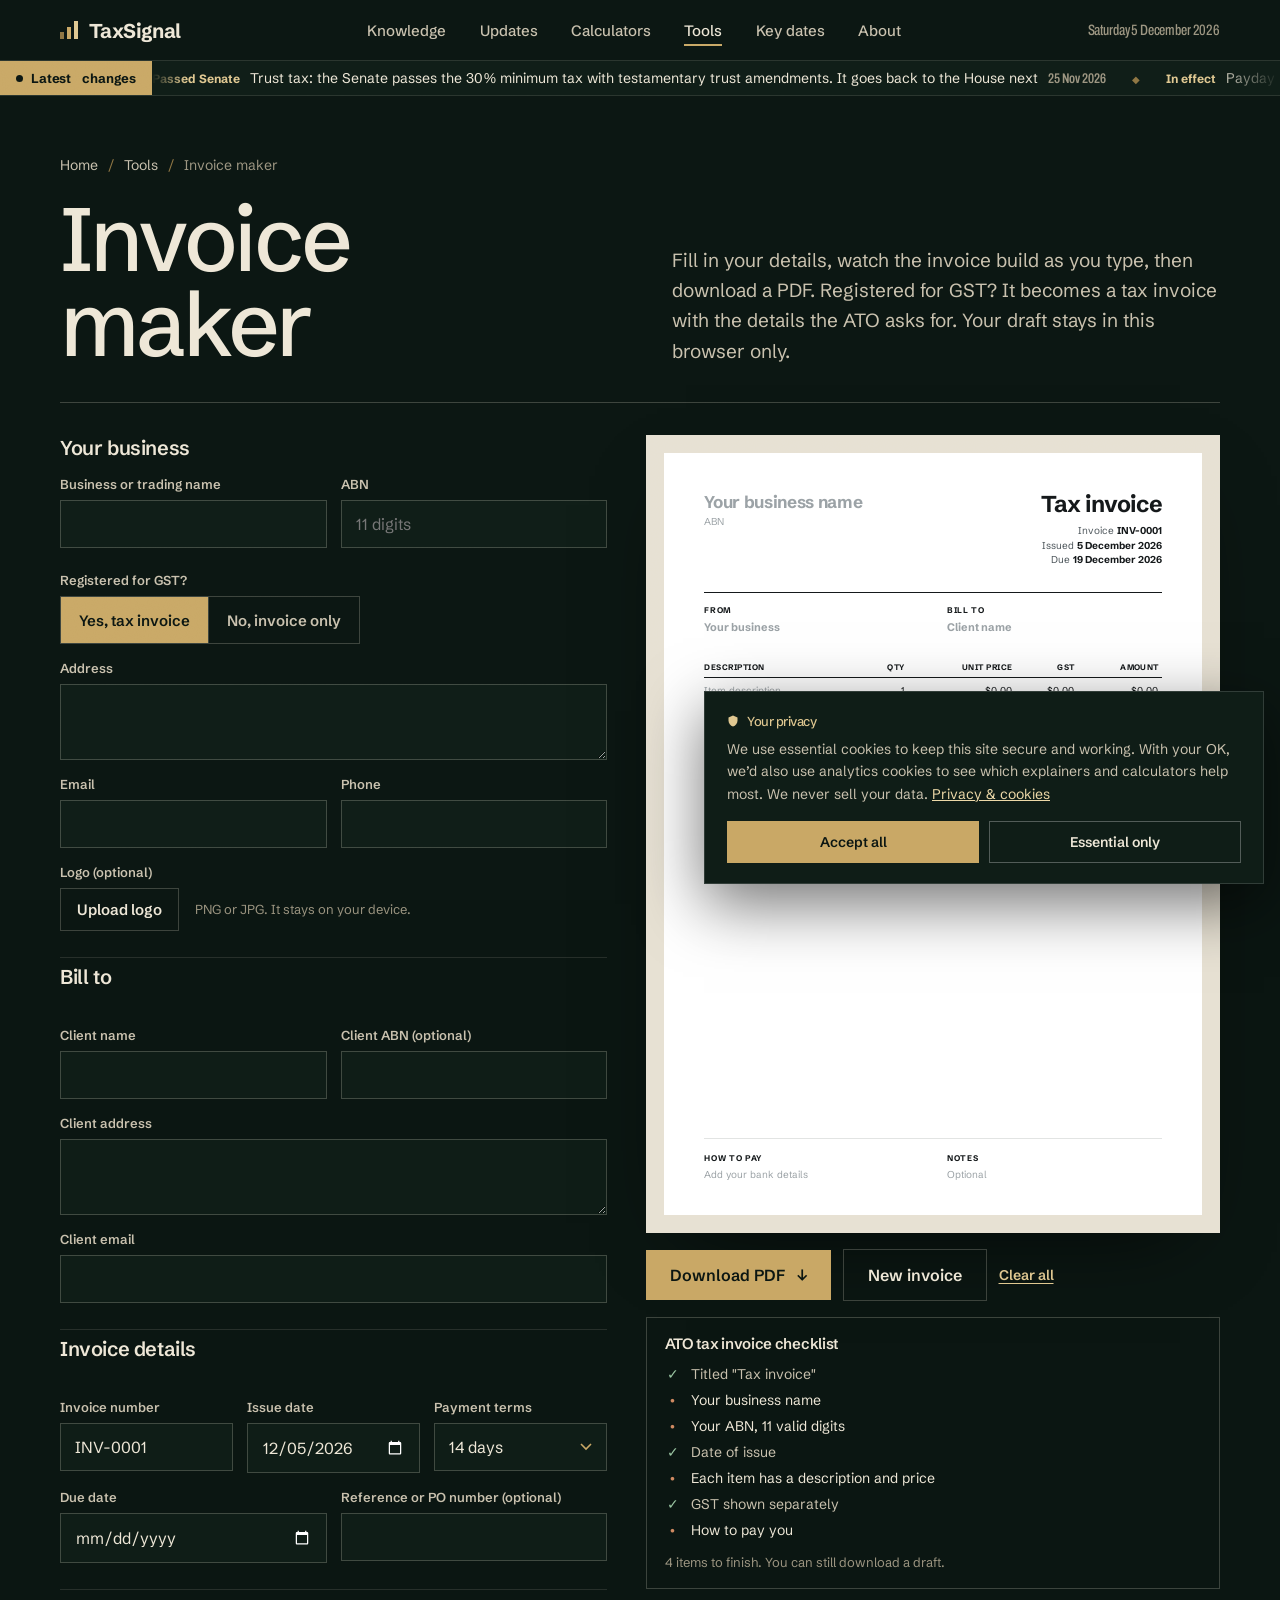
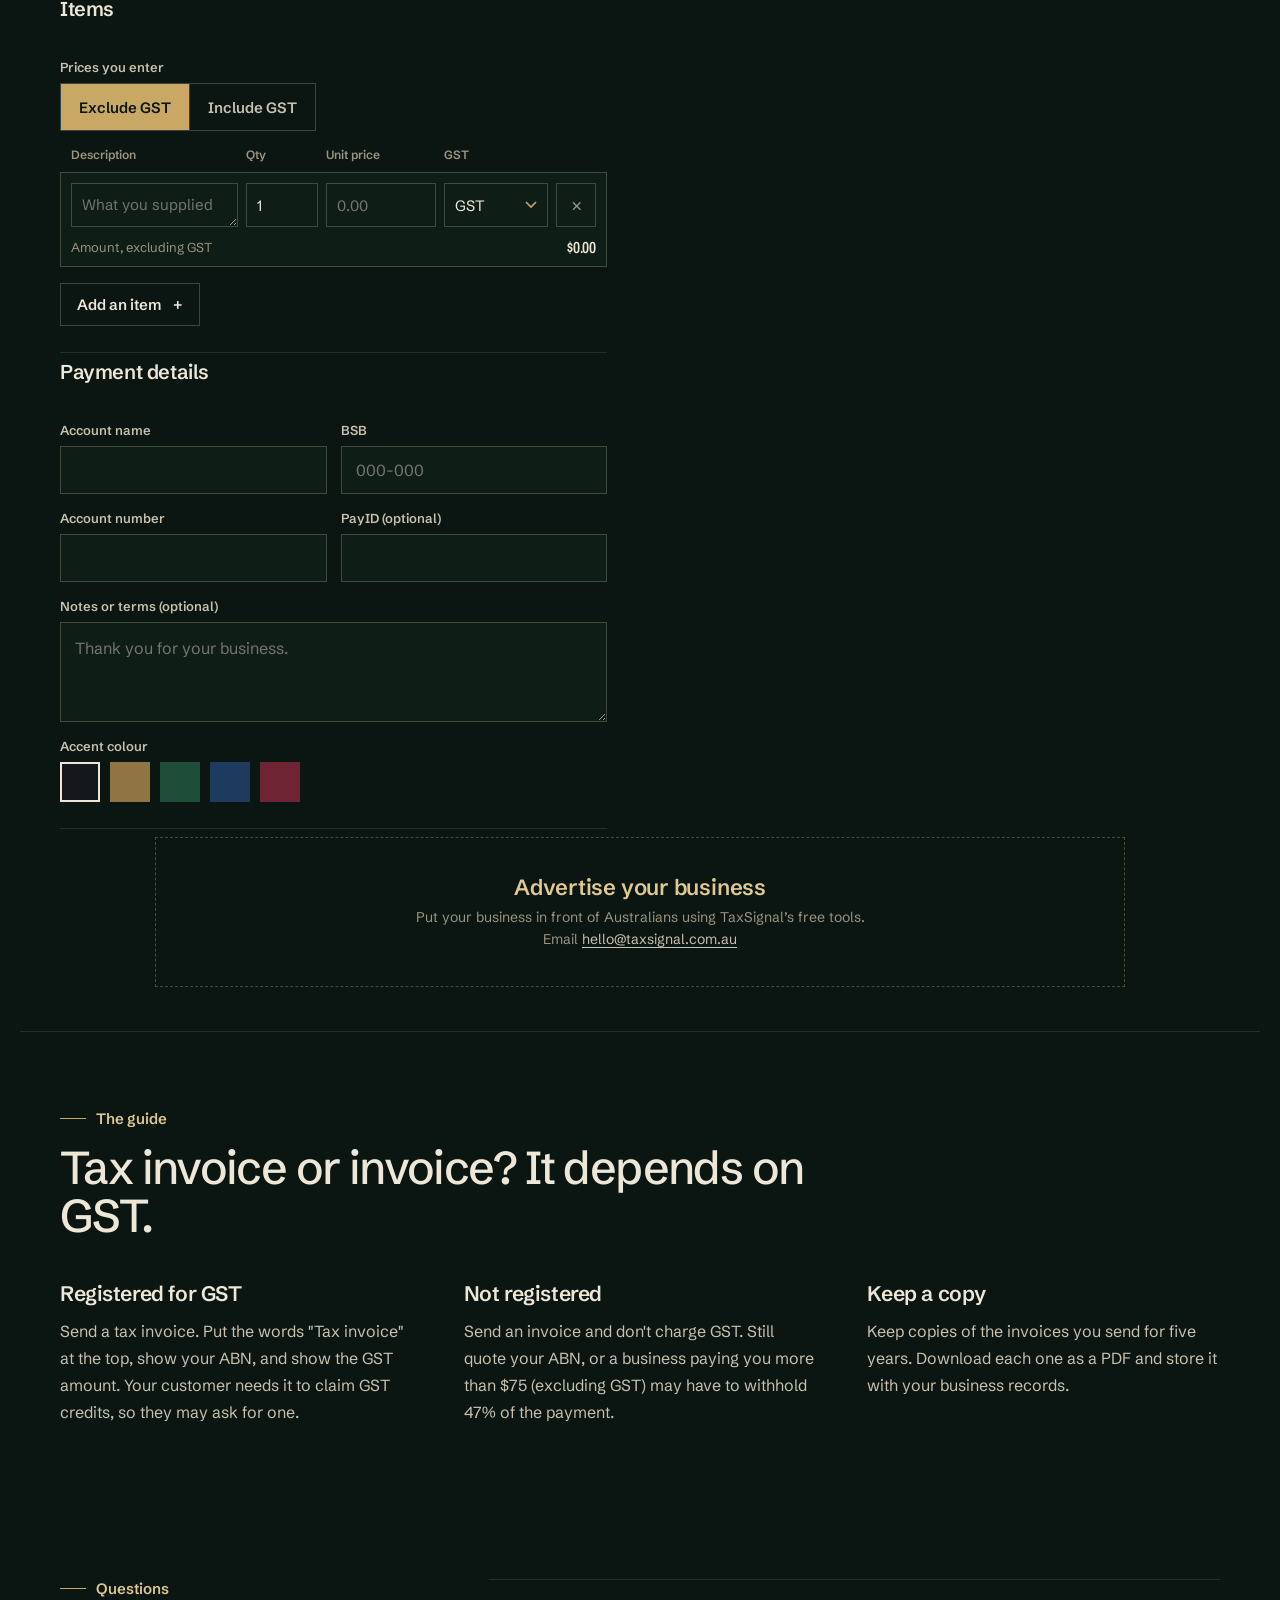
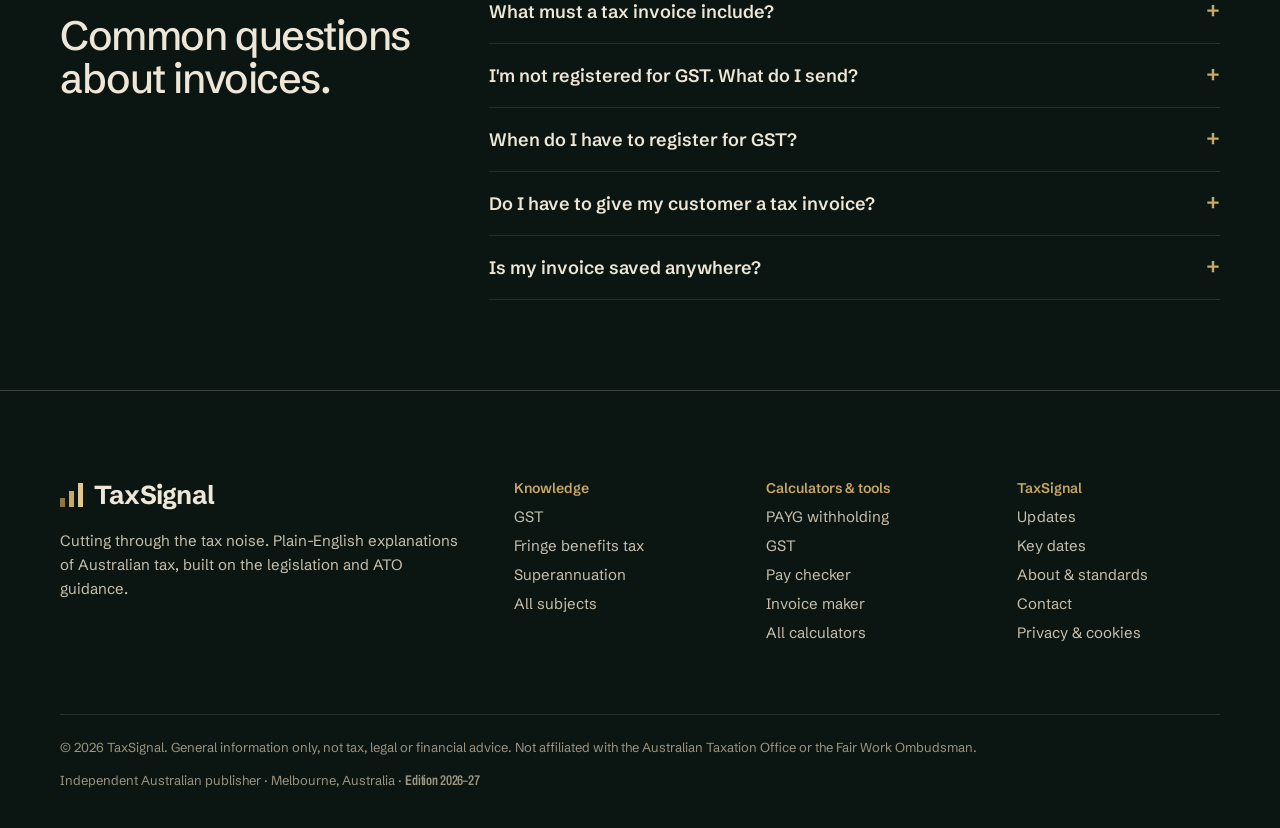
<file: invoice.html>
<!DOCTYPE html>
<html lang="en-AU">
<head>
<meta charset="utf-8">
<meta name="viewport" content="width=device-width, initial-scale=1">
<title>Free Invoice Maker for Australian Businesses, Tax Invoice with GST | TaxSignal</title>
<meta name="description" content="Make a professional Australian invoice or tax invoice in minutes. GST worked out for each line, ABN check, ATO checklist, and a PDF ready to send. Free, no login.">
<link rel="canonical" href="https://taxsignal.com.au/invoice-maker">
<meta name="robots" content="index, follow">
<meta name="theme-color" content="#0B1612">
<meta property="og:type" content="website">
<meta property="og:site_name" content="TaxSignal">
<meta property="og:title" content="Free Australian invoice maker">
<meta property="og:description" content="Make a professional Australian invoice or tax invoice in minutes. GST worked out for each line, ABN check, ATO checklist, and a PDF ready to send. Free, no login.">
<meta property="og:url" content="https://taxsignal.com.au/invoice-maker">
<meta property="og:image" content="https://taxsignal.com.au/og-image.png">
<meta name="twitter:card" content="summary_large_image">
<link rel="icon" href="/favicon.ico?v=3" sizes="any">
<link rel="icon" href="/favicon.svg?v=3" type="image/svg+xml">
<link rel="icon" href="/icon-192.png?v=3" type="image/png" sizes="192x192">
<link rel="apple-touch-icon" href="/apple-touch-icon.png?v=3">
<link rel="manifest" href="/site.webmanifest?v=3">
<link rel="preconnect" href="https://fonts.googleapis.com">
<link rel="preconnect" href="https://fonts.gstatic.com" crossorigin>
<link rel="stylesheet" href="https://fonts.googleapis.com/css2?family=Archivo:wdth,wght@62..125,300..800&family=Schibsted+Grotesk:wght@400..800&display=swap">
<link rel="stylesheet" href="/site.css">
<script type="application/ld+json">{"@context": "https://schema.org", "@graph": [{"@type": "WebApplication", "name": "TaxSignal invoice maker", "url": "https://taxsignal.com.au/invoice-maker", "applicationCategory": "BusinessApplication", "operatingSystem": "Any", "isAccessibleForFree": true, "offers": {"@type": "Offer", "price": "0", "priceCurrency": "AUD"}}, {"@type": "BreadcrumbList", "itemListElement": [{"@type": "ListItem", "position": 1, "name": "Home", "item": "https://taxsignal.com.au/"}, {"@type": "ListItem", "position": 2, "name": "Tools", "item": "https://taxsignal.com.au/tools"}, {"@type": "ListItem", "position": 3, "name": "Invoice maker", "item": "https://taxsignal.com.au/invoice-maker"}]}, {"@type": "FAQPage", "mainEntity": [{"@type": "Question", "name": "What must a tax invoice include?", "acceptedAnswer": {"@type": "Answer", "text": "For a sale under $1,000: the words \"Tax invoice\", your business name and ABN, the date, a description of what you sold with quantity and price, the GST amount, and whether each item is taxable. For $1,000 or more, also include the buyer's name or ABN."}}, {"@type": "Question", "name": "I'm not registered for GST. What do I send?", "acceptedAnswer": {"@type": "Answer", "text": "Send an invoice, not a tax invoice, and don't add GST to your prices. Include your ABN. If you don't quote it, a business paying you more than $75 (excluding GST) may have to withhold 47% of the payment."}}, {"@type": "Question", "name": "When do I have to register for GST?", "acceptedAnswer": {"@type": "Answer", "text": "When your GST turnover reaches $75,000 a year, or $150,000 for non-profits. Taxi and ride-sourcing drivers must register whatever their turnover."}}, {"@type": "Question", "name": "Do I have to give my customer a tax invoice?", "acceptedAnswer": {"@type": "Answer", "text": "If you're registered for GST and a customer asks for one, you must provide it within 28 days. You don't need to for sales of $82.50 or less, including GST."}}, {"@type": "Question", "name": "Is my invoice saved anywhere?", "acceptedAnswer": {"@type": "Answer", "text": "Only in your own browser, so you can come back to a draft. Nothing is sent to TaxSignal or stored on a server. Clearing your browser data removes it."}}]}]}</script>
<link rel="stylesheet" href="/invoice.css">
<script src="/news.js" defer></script>
<script src="/consent.js" defer></script>
<script src="/invoice.js" defer></script>
</head>
<body class="iv">
<header class="mast">
  <div class="wrap mast-row">
    <a class="logo" href="/"><i aria-hidden="true"><span style="height:7px;background:#8E7543"></span><span style="height:12px;background:#C9A866"></span><span style="height:18px;background:#E0C891"></span></i><b>TaxSignal</b></a>
    <nav class="nav" aria-label="Main"><a href="/knowledge">Knowledge</a><a href="/updates">Updates</a><a href="/calculators">Calculators</a><a href="/tools" class="on" aria-current="page">Tools</a><a href="/key-dates">Key dates</a><a href="/about">About</a></nav>
    <span class="mast-date fig hide-sm" data-static-date></span>
  </div>
  <div class="ts-ticker" role="region" aria-label="Latest tax changes">
    <span class="ts-ticker-label">Latest<span>&nbsp;changes</span></span>
    <div class="ts-ticker-view"><div class="ts-track" data-static-ticker></div></div>
  </div>
</header>
<main>
  <section class="wrap iv-hero">
    <div>
      <nav class="crumbs" aria-label="Breadcrumb"><a href="/">Home</a><span aria-hidden="true">/</span><a href="/tools">Tools</a><span aria-hidden="true">/</span><span>Invoice maker</span></nav>
      <h1>Invoice maker</h1>
    </div>
    <p class="lead">Fill in your details, watch the invoice build as you type, then download a PDF. Registered for GST? It becomes a tax invoice with the details the ATO asks for. Your draft stays in this browser only.</p>
  </section>

  <section class="wrap" aria-label="Invoice maker">
    <noscript><p class="notice">The invoice maker needs JavaScript.</p></noscript>
    <div class="iv-switch" role="group" aria-label="View"><button type="button" data-view="edit" aria-pressed="true">Edit</button><button type="button" data-view="preview" aria-pressed="false">Preview</button></div>
    <div class="iv-app" id="ivApp" data-view="edit">
      <form class="iv-ed" id="ed" autocomplete="on" novalidate>
        <fieldset>
          <legend>Your business</legend>
          <div class="g2">
            <div class="f"><label for="fName">Business or trading name</label><input class="in" id="fName" data-k="from.name" autocomplete="organization"></div>
            <div class="f"><label for="fAbn">ABN</label><input class="in" id="fAbn" data-k="from.abn" inputmode="numeric" placeholder="11 digits"><span class="hint" id="abnMsg"></span></div>
          </div>
          <div class="f"><span class="l">Registered for GST?</span><div class="seg" id="gstSeg"><button type="button" data-v="1">Yes, tax invoice</button><button type="button" data-v="0">No, invoice only</button></div></div>
          <div class="f"><label for="fAddr">Address</label><textarea class="in" id="fAddr" data-k="from.addr" rows="2"></textarea></div>
          <div class="g2">
            <div class="f"><label for="fEmail">Email</label><input class="in" id="fEmail" data-k="from.email" type="email"></div>
            <div class="f"><label for="fPhone">Phone</label><input class="in" id="fPhone" data-k="from.phone" type="tel"></div>
          </div>
          <div class="f"><span class="l">Logo (optional)</span><div class="logo-row"><label class="btn ghost sm" for="logoIn">Upload logo</label><input type="file" id="logoIn" accept="image/png,image/jpeg,image/webp,image/svg+xml" hidden><button type="button" class="linkbtn" id="logoRm" hidden>Remove</button><span class="hint" id="logoHint">PNG or JPG. It stays on your device.</span></div></div>
        </fieldset>
        <fieldset>
          <legend>Bill to</legend>
          <div class="g2">
            <div class="f"><label for="tName">Client name</label><input class="in" id="tName" data-k="to.name"></div>
            <div class="f"><label for="tAbn">Client ABN (optional)</label><input class="in" id="tAbn" data-k="to.abn" inputmode="numeric"></div>
          </div>
          <div class="f"><label for="tAddr">Client address</label><textarea class="in" id="tAddr" data-k="to.addr" rows="2"></textarea></div>
          <div class="f"><label for="tEmail">Client email</label><input class="in" id="tEmail" data-k="to.email" type="email"></div>
        </fieldset>
        <fieldset>
          <legend>Invoice details</legend>
          <div class="g3">
            <div class="f"><label for="iNo">Invoice number</label><input class="in" id="iNo" data-k="no"></div>
            <div class="f"><label for="iDate">Issue date</label><input class="in" id="iDate" data-k="date" type="date"></div>
            <div class="f"><label for="iTerms">Payment terms</label><select class="sel" id="iTerms" data-k="terms"><option value="0">Due on receipt</option><option value="7">7 days</option><option value="14">14 days</option><option value="30">30 days</option><option value="custom">Pick a date</option></select></div>
          </div>
          <div class="g2">
            <div class="f" id="dueWrap" hidden><label for="iDue">Due date</label><input class="in" id="iDue" data-k="due" type="date"></div>
            <div class="f"><label for="iRef">Reference or PO number (optional)</label><input class="in" id="iRef" data-k="ref"></div>
          </div>
        </fieldset>
        <fieldset>
          <legend>Items</legend>
          <div class="f" id="incWrap"><span class="l">Prices you enter</span><div class="seg" id="incSeg"><button type="button" data-v="0">Exclude GST</button><button type="button" data-v="1">Include GST</button></div></div>
          <div class="items" id="items"></div>
          <button type="button" class="btn ghost sm" id="addItem">Add an item <i>+</i></button>
        </fieldset>
        <fieldset>
          <legend>Payment details</legend>
          <div class="g2">
            <div class="f"><label for="pName">Account name</label><input class="in" id="pName" data-k="pay.name"></div>
            <div class="f"><label for="pBsb">BSB</label><input class="in" id="pBsb" data-k="pay.bsb" inputmode="numeric" placeholder="000-000"></div>
          </div>
          <div class="g2">
            <div class="f"><label for="pAcc">Account number</label><input class="in" id="pAcc" data-k="pay.acc" inputmode="numeric"></div>
            <div class="f"><label for="pId">PayID (optional)</label><input class="in" id="pId" data-k="pay.payid"></div>
          </div>
          <div class="f"><label for="nNotes">Notes or terms (optional)</label><textarea class="in" id="nNotes" data-k="notes" rows="3" placeholder="Thank you for your business."></textarea></div>
          <div class="f"><span class="l">Accent colour</span><div class="swatches" id="sw"></div></div>
        </fieldset>
      </form>

      <aside class="iv-side">
        <div class="paper-wrap"><div class="paper" id="paper" aria-label="Invoice preview"></div></div>
        <div class="iv-act">
          <button type="button" class="btn" id="dl">Download PDF <i>↓</i></button>
          <button type="button" class="btn ghost" id="newInv">New invoice</button>
          <button type="button" class="linkbtn" id="clearAll">Clear all</button>
        </div>
        <div class="check" id="check" aria-live="polite"></div>
      </aside>
    </div>
    <div class="iv-bar"><span class="fig" id="barTotal">$0.00</span><button type="button" class="btn" id="dl2">Download PDF <i>↓</i></button></div>
  </section>

  <div class="wrap ad-wrap"><a class="ad ad-house" id="ad-below" href="mailto:hello@taxsignal.com.au?subject=Advertising%20on%20TaxSignal"><b>Advertise your business</b><span>Put your business in front of Australians using TaxSignal’s free tools. Email <u>hello@taxsignal.com.au</u></span></a></div>

  <section class="wrap explain">
    <p class="kick">The guide</p>
    <h2>Tax invoice or invoice? It depends on GST.</h2>
    <div class="ex-cols">
      <div><h3>Registered for GST</h3><p>Send a tax invoice. Put the words "Tax invoice" at the top, show your ABN, and show the GST amount. Your customer needs it to claim GST credits, so they may ask for one.</p></div>
      <div><h3>Not registered</h3><p>Send an invoice and don't charge GST. Still quote your ABN, or a business paying you more than $75 (excluding GST) may have to withhold 47% of the payment.</p></div>
      <div><h3>Keep a copy</h3><p>Keep copies of the invoices you send for five years. Download each one as a PDF and store it with your business records.</p></div>
    </div>
  </section>


  <section class="wrap faq">
    <div><p class="kick">Questions</p><h2>Common questions about invoices.</h2></div>
    <div><details><summary>What must a tax invoice include?</summary><p>For a sale under $1,000: the words "Tax invoice", your business name and ABN, the date, a description of what you sold with quantity and price, the GST amount, and whether each item is taxable. For $1,000 or more, also include the buyer's name or ABN.</p></details><details><summary>I'm not registered for GST. What do I send?</summary><p>Send an invoice, not a tax invoice, and don't add GST to your prices. Include your ABN. If you don't quote it, a business paying you more than $75 (excluding GST) may have to withhold 47% of the payment.</p></details><details><summary>When do I have to register for GST?</summary><p>When your GST turnover reaches $75,000 a year, or $150,000 for non-profits. Taxi and ride-sourcing drivers must register whatever their turnover.</p></details><details><summary>Do I have to give my customer a tax invoice?</summary><p>If you're registered for GST and a customer asks for one, you must provide it within 28 days. You don't need to for sales of $82.50 or less, including GST.</p></details><details><summary>Is my invoice saved anywhere?</summary><p>Only in your own browser, so you can come back to a draft. Nothing is sent to TaxSignal or stored on a server. Clearing your browser data removes it.</p></details></div>
  </section>
</main>
<footer class="foot">
  <div class="wrap">
    <div class="foot-top">
      <div class="foot-brand">
        <a class="logo" href="/"><i aria-hidden="true" style="grid-template-columns:repeat(3,5px);gap:4px;height:24px"><span style="height:9px;background:#8E7543"></span><span style="height:16px;background:#C9A866"></span><span style="height:24px;background:#E0C891"></span></i><b style="font-size:26px">TaxSignal</b></a>
        <p style="font-size:15px;color:var(--ivory-2);margin:18px 0 0;line-height:1.6">Cutting through the tax noise. Plain-English explanations of Australian tax, built on the legislation and ATO guidance.</p>
      </div>
      <div class="foot-col"><strong>Knowledge</strong><a href="/knowledge#gst">GST</a><a href="/knowledge#fbt">Fringe benefits tax</a><a href="/knowledge#super">Superannuation</a><a href="/knowledge">All subjects</a></div>
      <div class="foot-col"><strong>Calculators &amp; tools</strong><a href="/paygw-calculator">PAYG withholding</a><a href="/gst-calculator">GST</a><a href="/am-i-being-underpaid">Pay checker</a><a href="/invoice-maker">Invoice maker</a><a href="/calculators">All calculators</a></div>
      <div class="foot-col"><strong>TaxSignal</strong><a href="/updates">Updates</a><a href="/key-dates">Key dates</a><a href="/about">About &amp; standards</a><a href="mailto:hello@taxsignal.com.au">Contact</a><a href="/privacy">Privacy &amp; cookies</a></div>
    </div>
    <div class="foot-base"><span>© 2026 TaxSignal. General information only, not tax, legal or financial advice. Not affiliated with the Australian Taxation Office or the Fair Work Ombudsman.</span><span>Independent Australian publisher · Melbourne, Australia · <span class="fig" style="font-size:14px">Edition 2026–27</span></span></div>
  </div>
</footer>
</body>
</html>
</file>
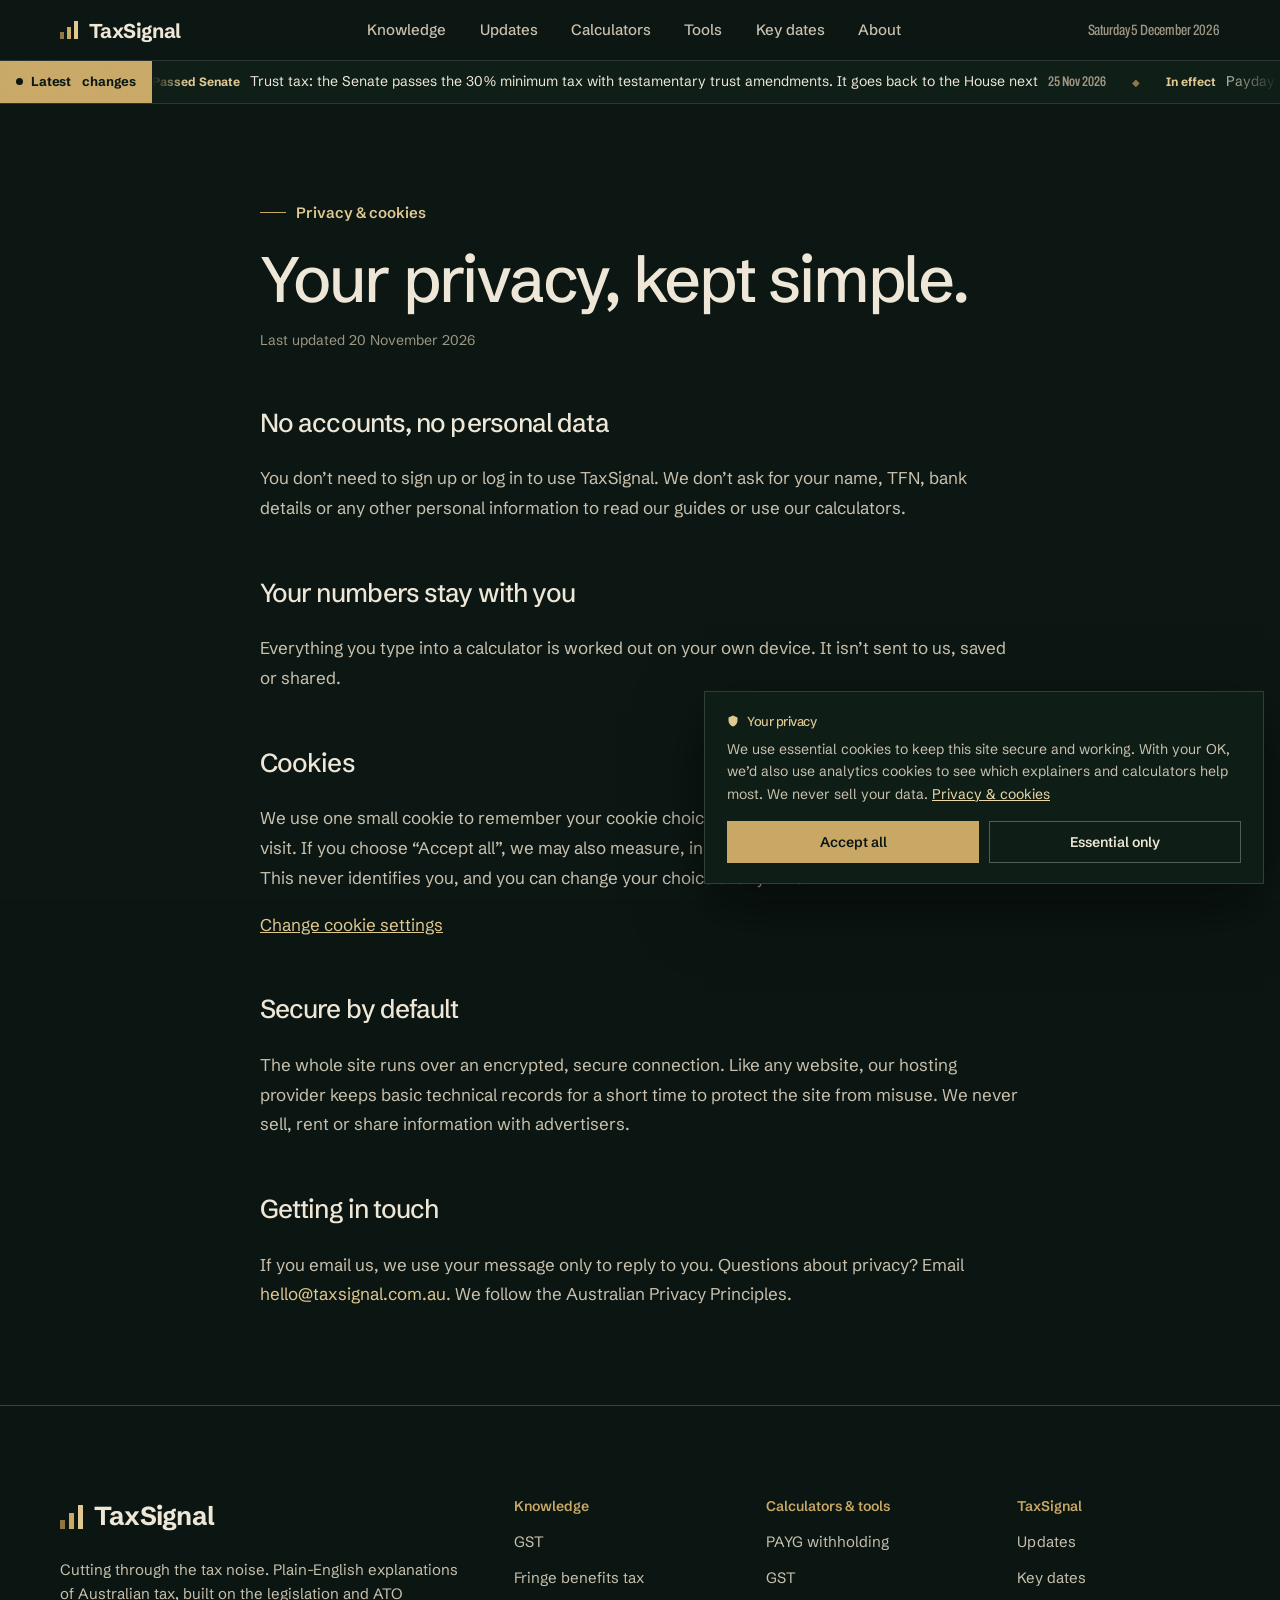
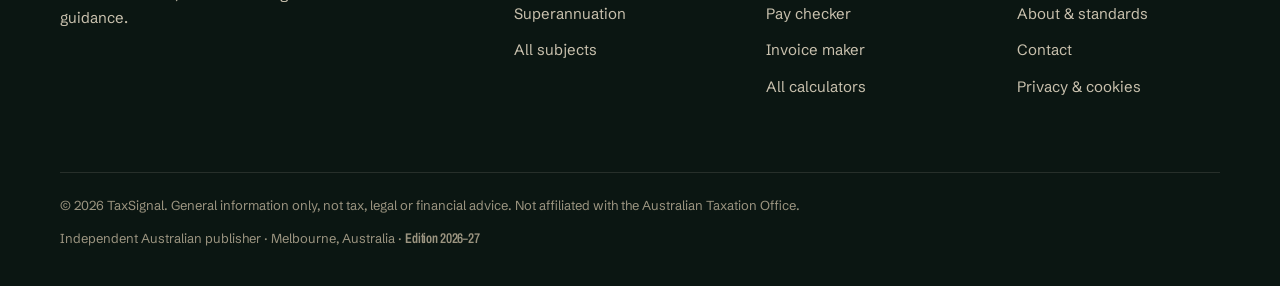
<file: privacy.html>
<!DOCTYPE html>
<html lang="en-AU">
<head>
<meta charset="utf-8">
<meta name="viewport" content="width=device-width, initial-scale=1">
<title>Privacy &amp; Cookies | TaxSignal</title>
<meta name="description" content="TaxSignal needs no account and keeps no personal data. Calculator figures stay on your device, the site is fully secure and we never sell information.">
<link rel="canonical" href="https://taxsignal.com.au/privacy">
<meta name="robots" content="index, follow">
<meta name="theme-color" content="#0B1612">
<link rel="icon" href="/favicon.ico?v=3" sizes="any">
<link rel="icon" href="/favicon.svg?v=3" type="image/svg+xml">
<link rel="icon" href="/icon-192.png?v=3" type="image/png" sizes="192x192">
<link rel="apple-touch-icon" href="/apple-touch-icon.png?v=3">
<link rel="manifest" href="/site.webmanifest?v=3">
<link rel="preconnect" href="https://fonts.googleapis.com">
<link rel="stylesheet" href="https://fonts.googleapis.com/css2?family=Archivo:wdth,wght@62..125,300..800&family=Schibsted+Grotesk:wght@400..800&display=swap">
<link rel="stylesheet" href="/site.css">
<style>
body{font-size:17px;line-height:1.75}
.w{max-width:760px;margin:0 auto;padding:0 clamp(16px,5vw,32px)}
.eb{display:flex;align-items:center;gap:10px;font-size:15px;font-weight:600;color:var(--brass-2);margin:96px 0 0}
.eb::before{content:"";width:26px;height:1px;background:var(--brass)}
h1{font-size:clamp(36px,6vw,64px);line-height:1.04;margin:20px 0 0}
h2{font-size:26px;margin:48px 0 0}
p,li{color:var(--ivory-2)}
.meta{color:var(--ivory-3);font-size:14px;margin-top:16px}
code{font-family:var(--f-fig);font-stretch:80%;color:var(--ivory)}
button.link{background:none;border:0;padding:0;font:inherit;color:var(--brass-2);text-decoration:underline;cursor:pointer}
.foot{margin-top:96px}
</style>
<script src="/news.js" defer></script>
<script src="/consent.js" defer></script>
</head>
<body>
<header class="mast">
  <div class="wrap mast-row">
    <a class="logo" href="/"><i aria-hidden="true"><span style="height:7px;background:#8E7543"></span><span style="height:12px;background:#C9A866"></span><span style="height:18px;background:#E0C891"></span></i><b>TaxSignal</b></a>
    <nav class="nav" aria-label="Main"><a href="/knowledge">Knowledge</a><a href="/updates">Updates</a><a href="/calculators">Calculators</a><a href="/tools">Tools</a><a href="/key-dates">Key dates</a><a href="/about">About</a></nav>
    <span class="mast-date fig hide-sm" data-static-date></span>
  </div>
  <div class="ts-ticker" role="region" aria-label="Latest tax changes">
    <span class="ts-ticker-label">Latest<span>&nbsp;changes</span></span>
    <div class="ts-ticker-view"><div class="ts-track" data-static-ticker>
      
    </div></div>
  </div>
</header>
<main class="w">
  <p class="eb">Privacy &amp; cookies</p>
  <h1>Your privacy, kept simple.</h1>
  <p class="meta">Last updated 20 November 2026</p>

  <h2>No accounts, no personal data</h2>
  <p>You don’t need to sign up or log in to use TaxSignal. We don’t ask for your name, TFN, bank details or any other personal information to read our guides or use our calculators.</p>

  <h2>Your numbers stay with you</h2>
  <p>Everything you type into a calculator is worked out on your own device. It isn’t sent to us, saved or shared.</p>

  <h2>Cookies</h2>
  <p>We use one small cookie to remember your cookie choice, so we don’t ask you again on every visit. If you choose “Accept all”, we may also measure, in total, which pages people find useful. This never identifies you, and you can change your choice at any time.</p>
  <p><button type="button" class="link" onclick="window.TaxSignalConsent&&TaxSignalConsent.open()">Change cookie settings</button></p>

  <h2>Secure by default</h2>
  <p>The whole site runs over an encrypted, secure connection. Like any website, our hosting provider keeps basic technical records for a short time to protect the site from misuse. We never sell, rent or share information with advertisers.</p>

  <h2>Getting in touch</h2>
  <p>If you email us, we use your message only to reply to you. Questions about privacy? Email <a href="mailto:hello@taxsignal.com.au">hello@taxsignal.com.au</a>. We follow the Australian Privacy Principles.</p>
</main>
<footer class="foot">
  <div class="wrap">
    <div class="foot-top">
      <div class="foot-brand">
        <a class="logo" href="/"><i aria-hidden="true" style="grid-template-columns:repeat(3,5px);gap:4px;height:24px"><span style="height:9px;background:#8E7543"></span><span style="height:16px;background:#C9A866"></span><span style="height:24px;background:#E0C891"></span></i><b style="font-size:26px">TaxSignal</b></a>
        <p style="font-size:15px;color:var(--ivory-2);margin:18px 0 0;line-height:1.6">Cutting through the tax noise. Plain-English explanations of Australian tax, built on the legislation and ATO guidance.</p>
      </div>
      <div class="foot-col"><strong>Knowledge</strong><a href="/knowledge#gst">GST</a><a href="/knowledge#fbt">Fringe benefits tax</a><a href="/knowledge#super">Superannuation</a><a href="/knowledge">All subjects</a></div>
      <div class="foot-col"><strong>Calculators &amp; tools</strong><a href="/paygw-calculator">PAYG withholding</a><a href="/gst-calculator">GST</a><a href="/am-i-being-underpaid">Pay checker</a><a href="/invoice-maker">Invoice maker</a><a href="/calculators">All calculators</a></div>
      <div class="foot-col"><strong>TaxSignal</strong><a href="/updates">Updates</a><a href="/key-dates">Key dates</a><a href="/about">About &amp; standards</a><a href="mailto:hello@taxsignal.com.au">Contact</a><a href="/privacy">Privacy &amp; cookies</a></div>
    </div>
    <div class="foot-base"><span>© 2026 TaxSignal. General information only, not tax, legal or financial advice. Not affiliated with the Australian Taxation Office.</span><span>Independent Australian publisher · Melbourne, Australia · <span class="fig" style="font-size:14px">Edition 2026–27</span></span></div>
  </div>
</footer>
</body>
</html>
</file>
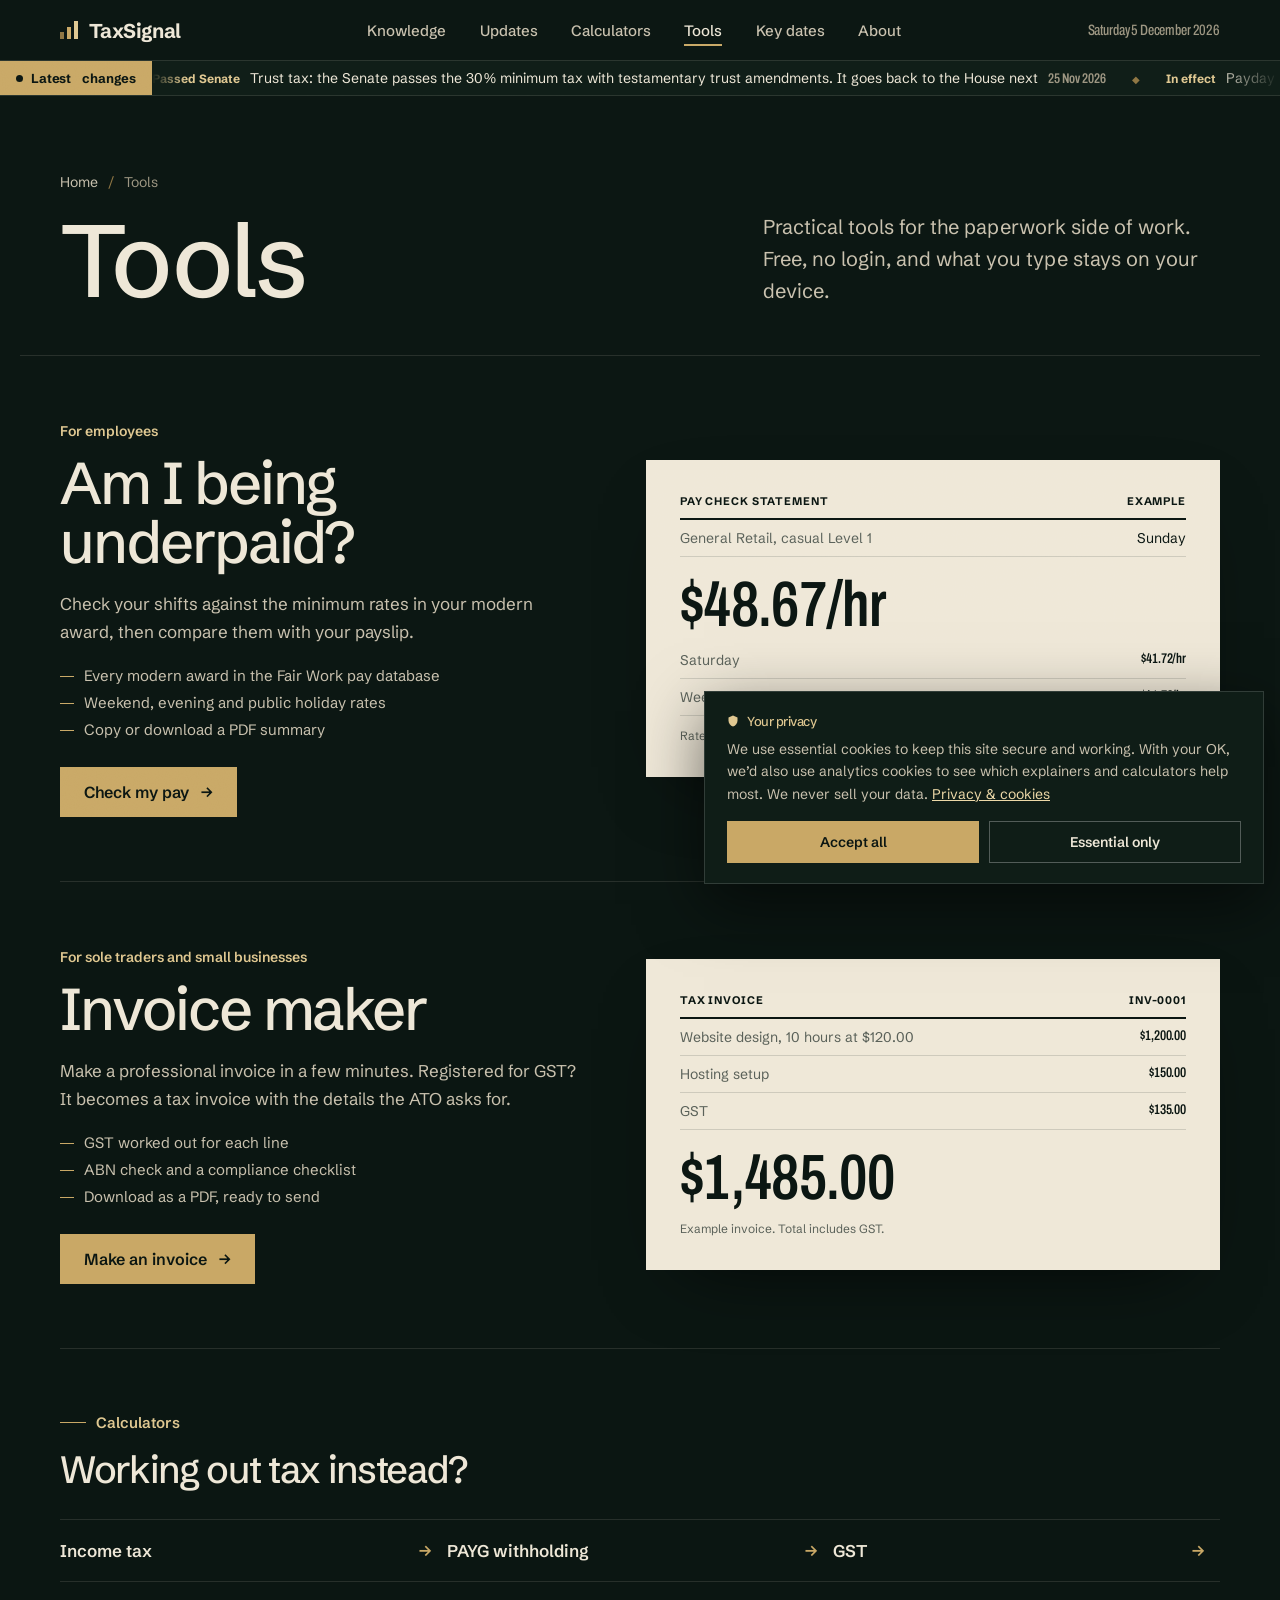
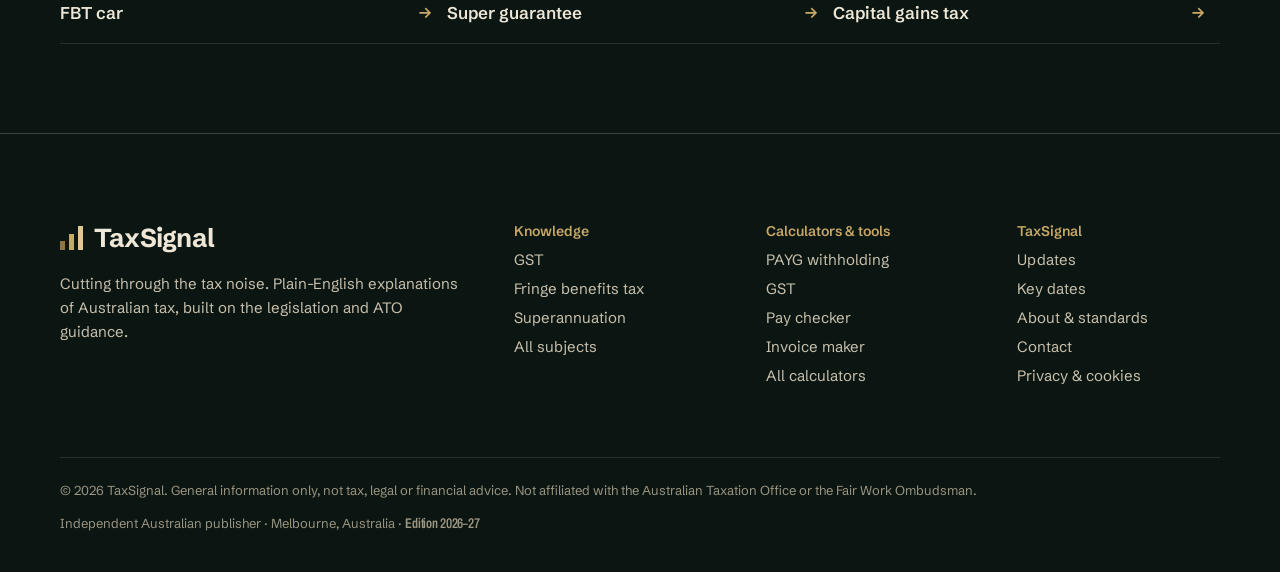
<file: tools.html>
<!DOCTYPE html>
<html lang="en-AU">
<head>
<meta charset="utf-8">
<meta name="viewport" content="width=device-width, initial-scale=1">
<title>Free Tools for Australian Workers and Small Businesses | TaxSignal</title>
<meta name="description" content="Free tools from TaxSignal: check your pay against your modern award, and make a compliant Australian tax invoice with GST in minutes. No login, nothing stored on a server.">
<link rel="canonical" href="https://taxsignal.com.au/tools">
<meta name="robots" content="index, follow">
<meta name="theme-color" content="#0B1612">
<meta property="og:type" content="website">
<meta property="og:site_name" content="TaxSignal">
<meta property="og:title" content="TaxSignal tools">
<meta property="og:description" content="Free tools from TaxSignal: check your pay against your modern award, and make a compliant Australian tax invoice with GST in minutes. No login, nothing stored on a server.">
<meta property="og:url" content="https://taxsignal.com.au/tools">
<meta property="og:image" content="https://taxsignal.com.au/og-image.png">
<meta name="twitter:card" content="summary_large_image">
<link rel="icon" href="/favicon.ico?v=3" sizes="any">
<link rel="icon" href="/favicon.svg?v=3" type="image/svg+xml">
<link rel="icon" href="/icon-192.png?v=3" type="image/png" sizes="192x192">
<link rel="apple-touch-icon" href="/apple-touch-icon.png?v=3">
<link rel="manifest" href="/site.webmanifest?v=3">
<link rel="preconnect" href="https://fonts.googleapis.com">
<link rel="preconnect" href="https://fonts.gstatic.com" crossorigin>
<link rel="stylesheet" href="https://fonts.googleapis.com/css2?family=Archivo:wdth,wght@62..125,300..800&family=Schibsted+Grotesk:wght@400..800&display=swap">
<link rel="stylesheet" href="/site.css">
<script type="application/ld+json">{"@context":"https://schema.org","@type":"BreadcrumbList","itemListElement":[{"@type":"ListItem","position":1,"name":"Home","item":"https://taxsignal.com.au/"},{"@type":"ListItem","position":2,"name":"Tools","item":"https://taxsignal.com.au/tools"}]}</script>
<style>
.tl-hero{padding-block:clamp(40px,6vw,80px) clamp(28px,4vw,48px);display:grid;grid-template-columns:minmax(0,1.4fr) minmax(0,1fr);gap:clamp(24px,5vw,72px);align-items:end;border-bottom:1px solid var(--rule)}
.tl-hero h1{font-size:clamp(46px,8vw,112px);line-height:.92;margin:22px 0 0}
.tl-hero p{margin:0;font-size:clamp(17px,1.6vw,20px);line-height:1.6;color:var(--ivory-2);max-width:520px}
.tl-list{display:grid;gap:0}
.tl{display:grid;grid-template-columns:minmax(0,1fr) minmax(0,1.1fr);gap:clamp(24px,5vw,72px);align-items:center;padding-block:clamp(36px,5vw,72px);border-bottom:1px solid var(--rule);color:var(--ivory)!important}
.tl:hover h2{color:var(--brass-2)}
.tl .k{font-size:14px;font-weight:600;color:var(--brass-2)}
.tl h2{font-size:clamp(34px,4.6vw,64px);line-height:1;margin:14px 0 0;transition:color .25s}
.tl p{margin:18px 0 0;font-size:17px;line-height:1.65;color:var(--ivory-2);max-width:520px}
.tl ul{margin:20px 0 0;padding:0;list-style:none;display:grid;gap:8px;font-size:15px;color:var(--ivory-2)}
.tl li::before{content:"";display:inline-block;width:14px;height:1px;background:var(--brass);vertical-align:middle;margin-right:10px}
.tl .go{display:inline-flex;margin-top:28px}
.vis{background:#EFE8D8;color:#0B1612;padding:clamp(20px,3vw,34px);box-shadow:0 30px 80px -40px rgba(0,0,0,.8);font-size:14px}
.vis .t{font-size:11px;font-weight:700;letter-spacing:.08em;text-transform:uppercase;border-bottom:2px solid #0B1612;padding-bottom:10px;display:flex;justify-content:space-between;gap:10px}
.vis .big{font-size:clamp(40px,5vw,64px);line-height:.95;margin:18px 0 6px}
.vis .r{display:flex;justify-content:space-between;gap:12px;padding:9px 0;border-bottom:1px solid rgba(11,22,18,.14)}
.vis .r span:first-child{color:#5A6159}
.vis small{display:block;margin-top:12px;color:#5A6159;font-size:12px}
.tl-calc{padding-block:clamp(40px,5vw,72px) clamp(56px,7vw,96px)}
.tl-calc h2{font-size:clamp(26px,3vw,38px);margin:14px 0 26px}
.tl-calc .grid{display:grid;grid-template-columns:repeat(3,minmax(0,1fr));border-top:1px solid var(--rule)}
.tl-calc a{padding:20px 16px 20px 0;border-bottom:1px solid var(--rule);color:var(--ivory);font-size:17px;font-weight:600;display:flex;justify-content:space-between;gap:12px}
.tl-calc a span{color:var(--brass)}
.tl-calc a:hover{color:var(--brass-2)}
@media (max-width:860px){.tl-hero,.tl{grid-template-columns:1fr}.tl-calc .grid{grid-template-columns:1fr}}
</style>
<script src="/news.js" defer></script>
<script src="/consent.js" defer></script>
</head>
<body>
<header class="mast">
  <div class="wrap mast-row">
    <a class="logo" href="/"><i aria-hidden="true"><span style="height:7px;background:#8E7543"></span><span style="height:12px;background:#C9A866"></span><span style="height:18px;background:#E0C891"></span></i><b>TaxSignal</b></a>
    <nav class="nav" aria-label="Main"><a href="/knowledge">Knowledge</a><a href="/updates">Updates</a><a href="/calculators">Calculators</a><a href="/tools" class="on" aria-current="page">Tools</a><a href="/key-dates">Key dates</a><a href="/about">About</a></nav>
    <span class="mast-date fig hide-sm" data-static-date></span>
  </div>
  <div class="ts-ticker" role="region" aria-label="Latest tax changes">
    <span class="ts-ticker-label">Latest<span>&nbsp;changes</span></span>
    <div class="ts-ticker-view"><div class="ts-track" data-static-ticker></div></div>
  </div>
</header>
<main>
  <section class="wrap tl-hero">
    <div>
      <nav class="crumbs" aria-label="Breadcrumb"><a href="/">Home</a><span aria-hidden="true">/</span><span>Tools</span></nav>
      <h1>Tools</h1>
    </div>
    <p>Practical tools for the paperwork side of work. Free, no login, and what you type stays on your device.</p>
  </section>
  <div class="wrap tl-list">
    <a class="tl" href="/am-i-being-underpaid">
      <div>
        <span class="k">For employees</span>
        <h2>Am I being underpaid?</h2>
        <p>Check your shifts against the minimum rates in your modern award, then compare them with your payslip.</p>
        <ul><li>Every modern award in the Fair Work pay database</li><li>Weekend, evening and public holiday rates</li><li>Copy or download a PDF summary</li></ul>
        <span class="btn go">Check my pay <i>→</i></span>
      </div>
      <div class="vis" aria-hidden="true">
        <div class="t"><span>Pay check statement</span><span>Example</span></div>
        <div class="r"><span>General Retail, casual Level 1</span><span>Sunday</span></div>
        <div class="big fig">$48.67/hr</div>
        <div class="r"><span>Saturday</span><span class="fig">$41.72/hr</span></div>
        <div class="r"><span>Weekdays after 6.00 pm</span><span class="fig">$41.72/hr</span></div>
        <small>Rates from the Fair Work Commission Modern Awards Pay Database, effective 1 July 2026.</small>
      </div>
    </a>
    <a class="tl" href="/invoice-maker">
      <div>
        <span class="k">For sole traders and small businesses</span>
        <h2>Invoice maker</h2>
        <p>Make a professional invoice in a few minutes. Registered for GST? It becomes a tax invoice with the details the ATO asks for.</p>
        <ul><li>GST worked out for each line</li><li>ABN check and a compliance checklist</li><li>Download as a PDF, ready to send</li></ul>
        <span class="btn go">Make an invoice <i>→</i></span>
      </div>
      <div class="vis" aria-hidden="true">
        <div class="t"><span>Tax invoice</span><span>INV-0001</span></div>
        <div class="r"><span>Website design, 10 hours at $120.00</span><span class="fig">$1,200.00</span></div>
        <div class="r"><span>Hosting setup</span><span class="fig">$150.00</span></div>
        <div class="r"><span>GST</span><span class="fig">$135.00</span></div>
        <div class="big fig">$1,485.00</div>
        <small>Example invoice. Total includes GST.</small>
      </div>
    </a>
  </div>
  <section class="wrap tl-calc">
    <p class="kick">Calculators</p>
    <h2>Working out tax instead?</h2>
    <div class="grid">
      <a href="/income-tax-calculator">Income tax <span>→</span></a><a href="/paygw-calculator">PAYG withholding <span>→</span></a><a href="/gst-calculator">GST <span>→</span></a>
      <a href="/fbt-calculator">FBT car <span>→</span></a><a href="/super-guarantee-calculator">Super guarantee <span>→</span></a><a href="/capital-gains-tax-calculator">Capital gains tax <span>→</span></a>
    </div>
  </section>
</main>
<footer class="foot">
  <div class="wrap">
    <div class="foot-top">
      <div class="foot-brand">
        <a class="logo" href="/"><i aria-hidden="true" style="grid-template-columns:repeat(3,5px);gap:4px;height:24px"><span style="height:9px;background:#8E7543"></span><span style="height:16px;background:#C9A866"></span><span style="height:24px;background:#E0C891"></span></i><b style="font-size:26px">TaxSignal</b></a>
        <p style="font-size:15px;color:var(--ivory-2);margin:18px 0 0;line-height:1.6">Cutting through the tax noise. Plain-English explanations of Australian tax, built on the legislation and ATO guidance.</p>
      </div>
      <div class="foot-col"><strong>Knowledge</strong><a href="/knowledge#gst">GST</a><a href="/knowledge#fbt">Fringe benefits tax</a><a href="/knowledge#super">Superannuation</a><a href="/knowledge">All subjects</a></div>
      <div class="foot-col"><strong>Calculators &amp; tools</strong><a href="/paygw-calculator">PAYG withholding</a><a href="/gst-calculator">GST</a><a href="/am-i-being-underpaid">Pay checker</a><a href="/invoice-maker">Invoice maker</a><a href="/calculators">All calculators</a></div>
      <div class="foot-col"><strong>TaxSignal</strong><a href="/updates">Updates</a><a href="/key-dates">Key dates</a><a href="/about">About &amp; standards</a><a href="mailto:hello@taxsignal.com.au">Contact</a><a href="/privacy">Privacy &amp; cookies</a></div>
    </div>
    <div class="foot-base"><span>© 2026 TaxSignal. General information only, not tax, legal or financial advice. Not affiliated with the Australian Taxation Office or the Fair Work Ombudsman.</span><span>Independent Australian publisher · Melbourne, Australia · <span class="fig" style="font-size:14px">Edition 2026–27</span></span></div>
  </div>
</footer>
</body>
</html>
</file>
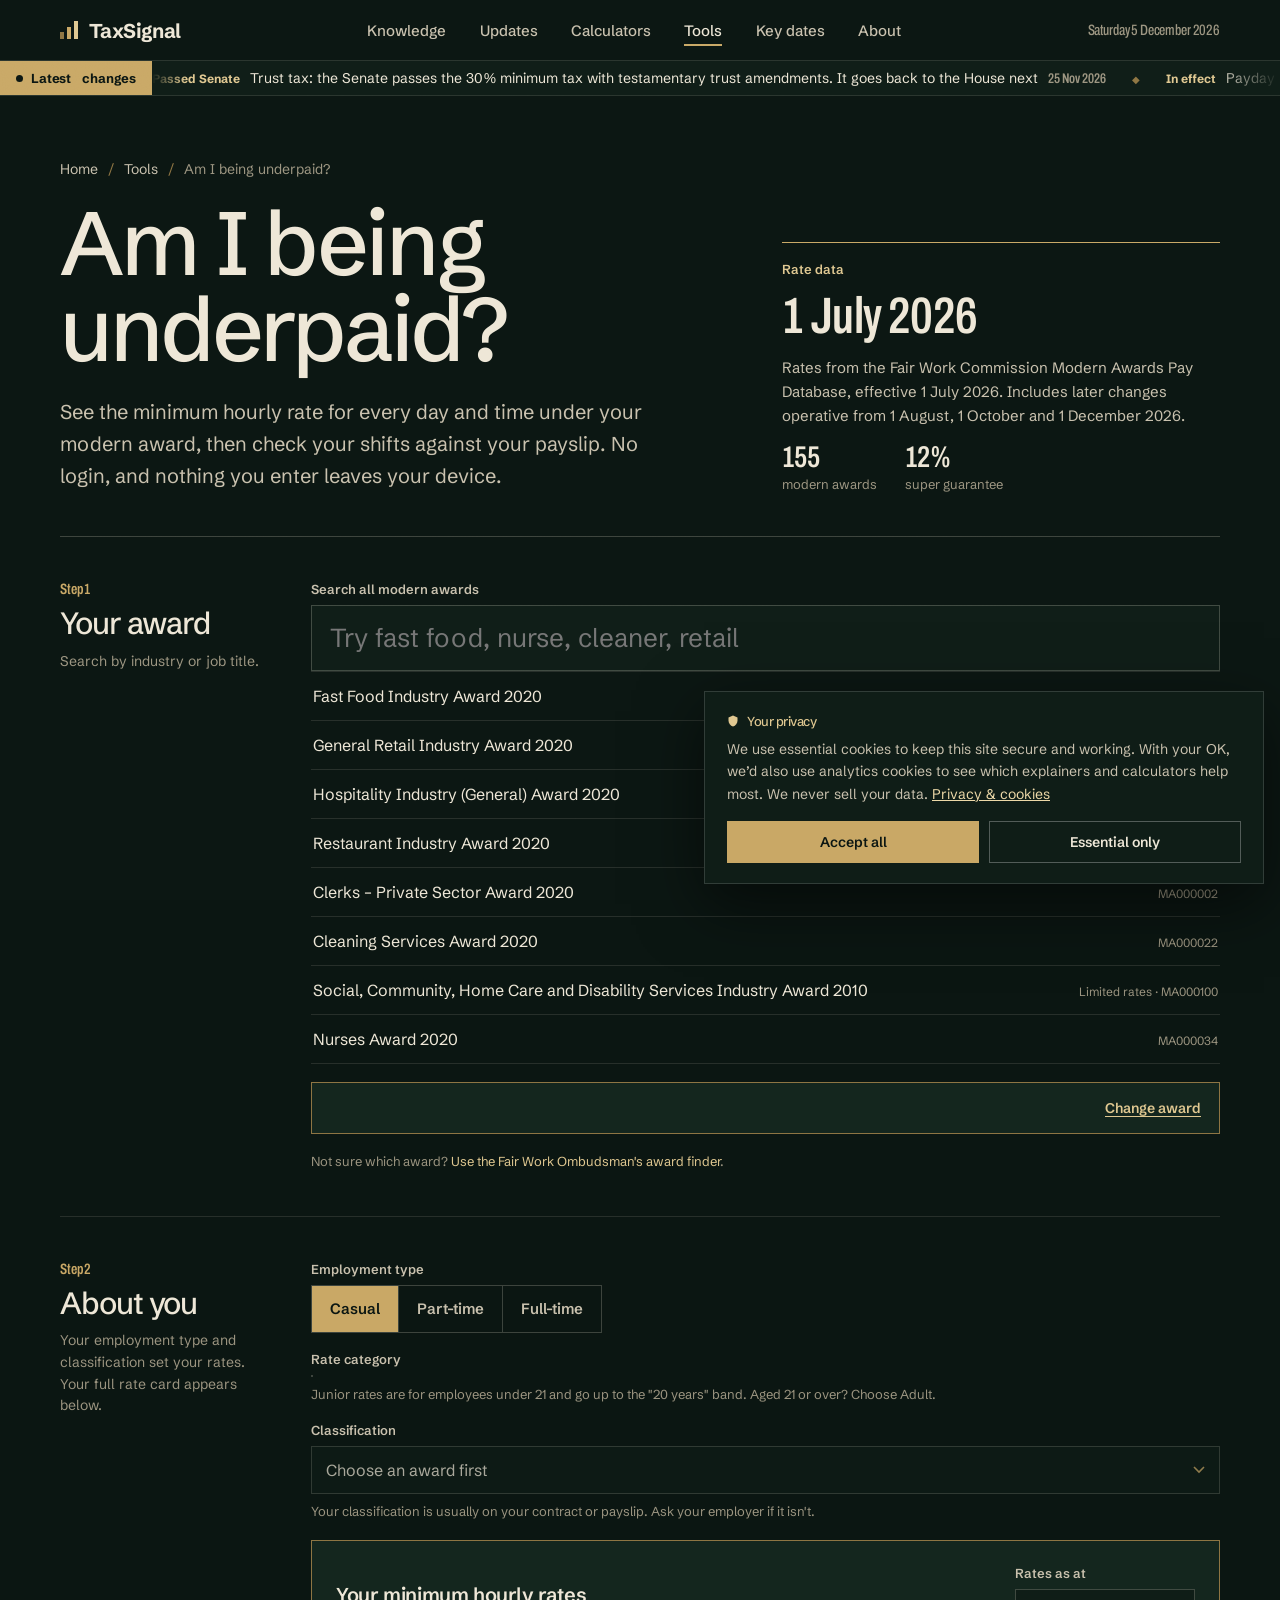
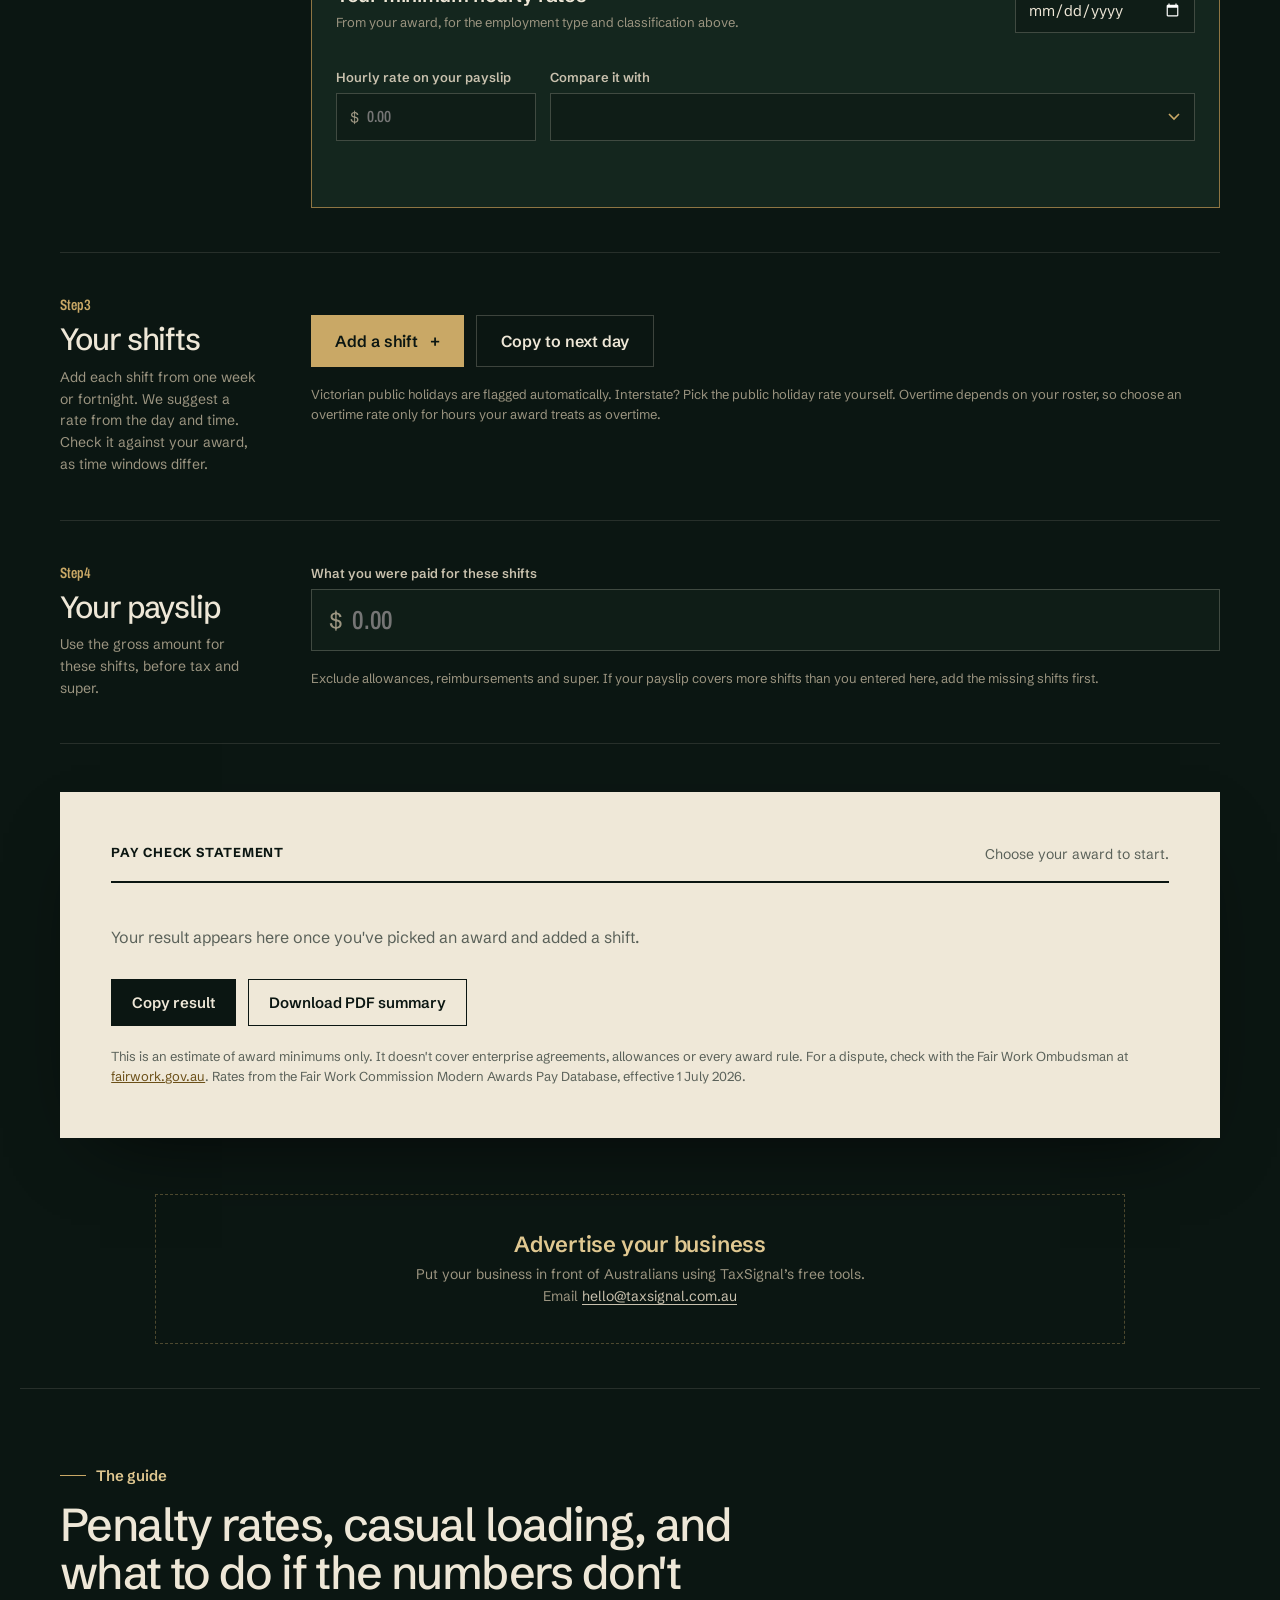
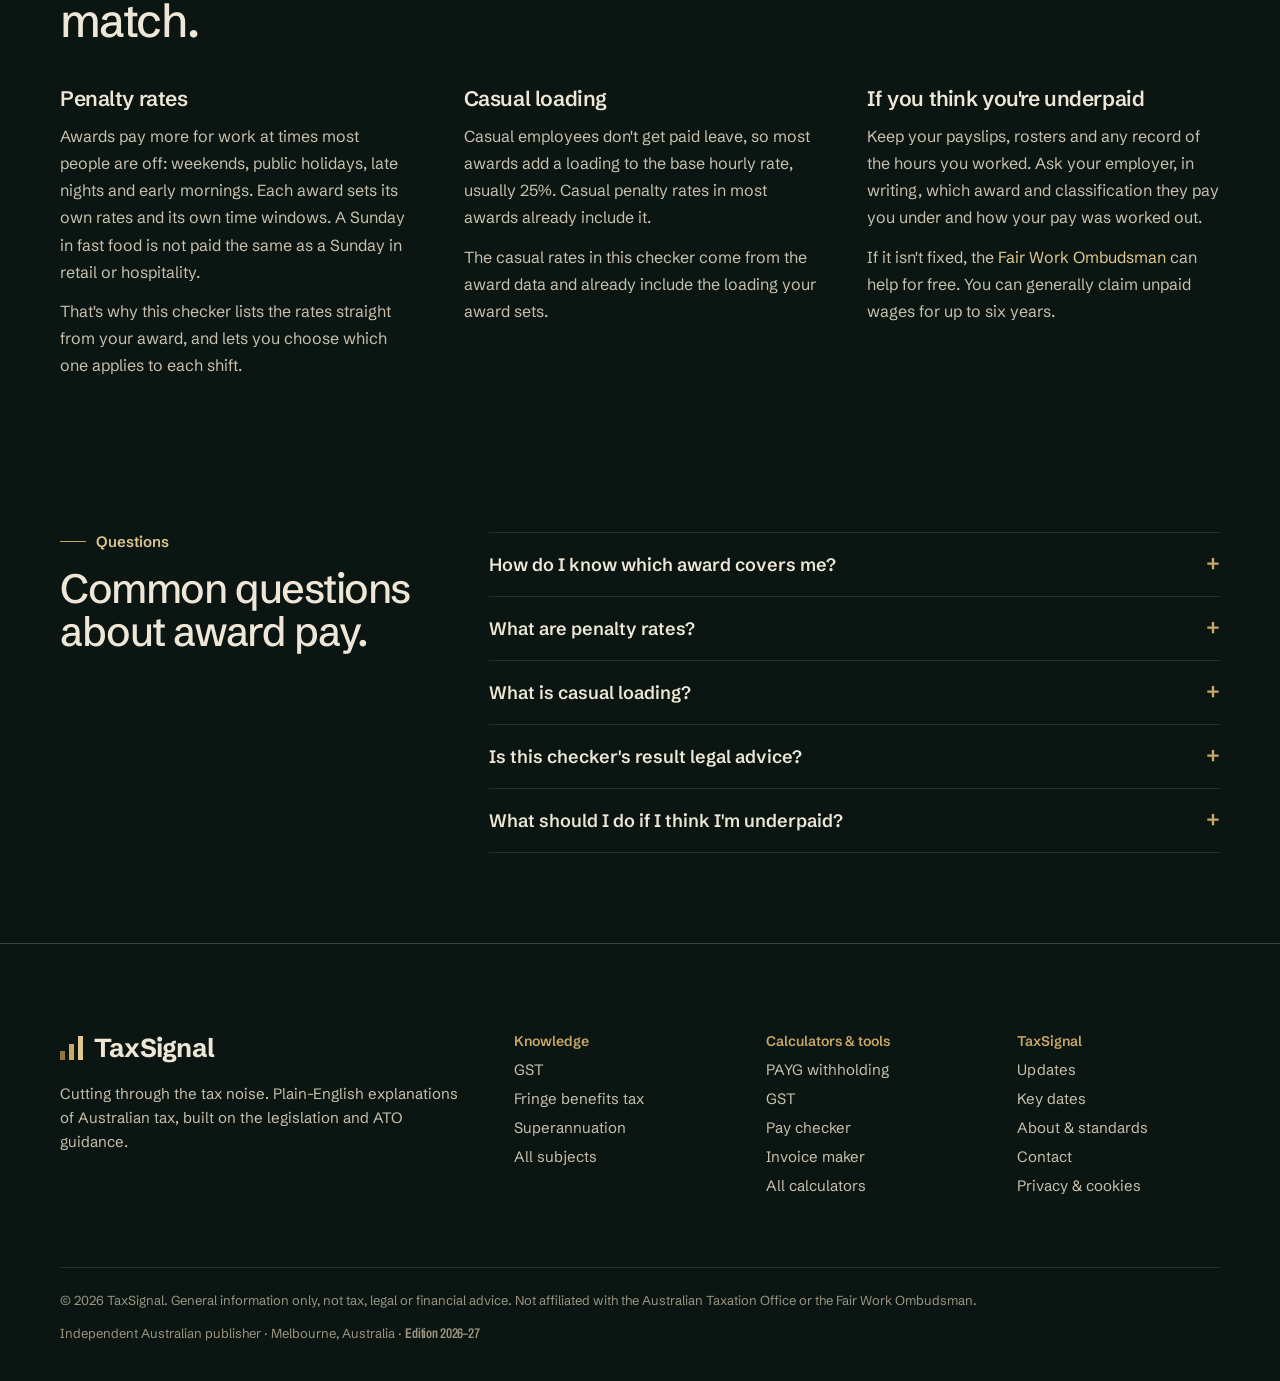
<file: underpaid.html>
<!DOCTYPE html>
<html lang="en-AU">
<head>
<meta charset="utf-8">
<meta name="viewport" content="width=device-width, initial-scale=1">
<title>Am I Being Underpaid? Award Pay Checker for Every Modern Award | TaxSignal</title>
<meta name="description" content="See your minimum hourly, Saturday, Sunday and public holiday rates under any Australian modern award, then check your shifts and payslip. Free, no login, rates from the Fair Work Commission.">
<link rel="canonical" href="https://taxsignal.com.au/am-i-being-underpaid">
<meta name="robots" content="index, follow">
<meta name="theme-color" content="#0B1612">
<meta property="og:type" content="website">
<meta property="og:site_name" content="TaxSignal">
<meta property="og:title" content="Am I Being Underpaid? Award pay checker">
<meta property="og:description" content="Check your shifts against the minimum rates in every Australian modern award. Free, no login.">
<meta property="og:url" content="https://taxsignal.com.au/am-i-being-underpaid">
<meta property="og:image" content="https://taxsignal.com.au/og-image.png">
<meta name="twitter:card" content="summary_large_image">
<link rel="icon" href="/favicon.ico?v=3" sizes="any">
<link rel="icon" href="/favicon.svg?v=3" type="image/svg+xml">
<link rel="icon" href="/icon-192.png?v=3" type="image/png" sizes="192x192">
<link rel="apple-touch-icon" href="/apple-touch-icon.png?v=3">
<link rel="manifest" href="/site.webmanifest?v=3">
<link rel="preconnect" href="https://fonts.googleapis.com">
<link rel="preconnect" href="https://fonts.gstatic.com" crossorigin>
<link rel="stylesheet" href="https://fonts.googleapis.com/css2?family=Archivo:wdth,wght@62..125,300..800&family=Schibsted+Grotesk:wght@400..800&display=swap">
<link rel="stylesheet" href="/site.css">
<link rel="preload" href="/data/awards/index.json" as="fetch" crossorigin>
<script type="application/ld+json">
{"@context":"https://schema.org","@graph":[
{"@type":"WebApplication","name":"Am I Being Underpaid? Award pay checker","url":"https://taxsignal.com.au/am-i-being-underpaid","applicationCategory":"FinanceApplication","operatingSystem":"Any","isAccessibleForFree":true,"offers":{"@type":"Offer","price":"0","priceCurrency":"AUD"},"publisher":{"@type":"Organization","name":"TaxSignal","url":"https://taxsignal.com.au"}},
{"@type":"BreadcrumbList","itemListElement":[{"@type":"ListItem","position":1,"name":"Home","item":"https://taxsignal.com.au/"},{"@type":"ListItem","position":2,"name":"Tools","item":"https://taxsignal.com.au/tools"},{"@type":"ListItem","position":3,"name":"Am I being underpaid?","item":"https://taxsignal.com.au/am-i-being-underpaid"}]},
{"@type":"FAQPage","mainEntity":[
{"@type":"Question","name":"How do I know which award covers me?","acceptedAnswer":{"@type":"Answer","text":"Your award depends on your employer's industry and the work you do. Search for your job or industry in the checker. If you are unsure, the Fair Work Ombudsman's Find my award tool at services.fairwork.gov.au/find-my-award walks you through it. Some workers are covered by an enterprise agreement instead of an award."}},
{"@type":"Question","name":"What are penalty rates?","acceptedAnswer":{"@type":"Answer","text":"Penalty rates are higher hourly rates an award sets for work at certain times, such as weekends, public holidays, late nights and early mornings. Each award sets its own rates and times, so a Sunday rate in fast food is different from a Sunday rate in retail or hospitality."}},
{"@type":"Question","name":"What is casual loading?","acceptedAnswer":{"@type":"Answer","text":"Casual employees don't get paid leave, so most awards pay them a loading on top of the base hourly rate, usually 25%. The casual rates in this checker already include the loading set by your award."}},
{"@type":"Question","name":"Is this checker's result legal advice?","acceptedAnswer":{"@type":"Answer","text":"No. It is an estimate based on the minimum rates in the Fair Work Commission's Modern Awards Pay Database. It does not cover enterprise agreements, allowances, overtime rules that depend on your roster, or individual arrangements. For a dispute, contact the Fair Work Ombudsman."}},
{"@type":"Question","name":"What should I do if I think I'm underpaid?","acceptedAnswer":{"@type":"Answer","text":"Check your payslips and timesheets, then raise it with your employer in writing and ask them to explain the rate. If it isn't fixed, the Fair Work Ombudsman can help for free. Generally you can recover unpaid wages from up to six years ago."}}
]}
]}
</script>
<style>
/* Page layout: a vertical pay audit ledger, then a printed-style statement. */
.up{--paper:#EFE8D8;--paper-ink:#0B1612;--paper-2:#5A6159;--paper-rule:rgba(11,22,18,.16)}
.up-hero{padding-block:clamp(36px,5vw,64px) clamp(28px,4vw,44px);display:grid;grid-template-columns:minmax(0,1.5fr) minmax(0,1fr);gap:clamp(28px,5vw,72px);align-items:end}
.up-hero h1{font-size:clamp(42px,7vw,96px);line-height:.96;margin:22px 0 0;text-wrap:balance}
.up-hero .lead{font-size:clamp(17px,1.6vw,20px);line-height:1.6;color:var(--ivory-2);margin:24px 0 0;max-width:620px}
.up-stamp{border-top:1px solid var(--brass);padding-top:18px;display:grid;gap:14px}
.up-stamp .lab{font-size:13px;font-weight:600;color:var(--brass-2)}
.up-stamp p{margin:0;font-size:15px;line-height:1.6;color:var(--ivory-2)}
.up-stamp .eff{font-size:clamp(34px,4vw,52px);line-height:1;color:var(--ivory)}
.up-stamp .row3{display:flex;gap:28px;flex-wrap:wrap}
.up-stamp .row3 div{display:flex;flex-direction:column;gap:4px}
.up-stamp .row3 b{font-size:30px;line-height:1}
.up-stamp .row3 span{font-size:13px;color:var(--ivory-3)}

.ad{display:flex;flex-direction:column;align-items:center;justify-content:center;gap:6px;box-sizing:border-box;border:1px dashed rgba(201,168,102,.35);color:var(--ivory-3);text-align:center;padding:24px 20px;overflow:hidden;margin-inline:auto;text-decoration:none}
.ad::before{content:"Advertise your business";font-size:18px;font-weight:600;color:var(--brass-2)}
.ad-house{min-height:150px;max-width:970px;width:100%;transition:border-color .2s,background-color .2s}
.ad-house:hover,.ad-house:focus-visible{border-color:var(--brass);background-color:rgba(201,168,102,.05)}
.ad-house b{font-size:clamp(18px,2vw,22px);font-weight:600;letter-spacing:-.01em;color:var(--brass-2)}
.ad-house span{font-size:14px;line-height:1.55;color:var(--ivory-3);max-width:460px}
.ad-house u{color:var(--ivory-2);text-underline-offset:3px}
.ad:not(:empty)::before{content:none}
.ad-top{min-height:100px;max-width:970px;width:100%}
.ad-mid,.ad-below{min-height:280px;max-width:970px;width:100%}
@media (min-width:768px){.ad-top{min-height:90px}.ad-mid,.ad-below{min-height:250px}}
.ad-wrap{padding-block:8px clamp(28px,4vw,44px)}

.ledger{border-top:1px solid var(--rule-2)}
.step{display:grid;grid-template-columns:200px minmax(0,1fr);gap:clamp(20px,4vw,56px);padding:clamp(28px,4vw,44px) 0;border-bottom:1px solid var(--rule)}
.step-h{display:flex;flex-direction:column;gap:10px}
.step-n{font-size:15px;color:var(--brass);font-weight:600}
.step-h h2{font-size:clamp(24px,2.4vw,32px);line-height:1.1;margin:0}
.step-h p{margin:0;font-size:14px;line-height:1.55;color:var(--ivory-3)}
.step-b{display:flex;flex-direction:column;gap:18px;min-width:0}

.f{display:flex;flex-direction:column;gap:8px;min-width:0}
.f>label,.f>.l{font-size:13px;font-weight:600;color:var(--ivory-2)}
.in,.sel{background:var(--ink-2);border:1px solid var(--rule-2);color:var(--ivory);font-size:16px;padding:13px 14px;border-radius:0;width:100%;box-sizing:border-box;min-height:48px;transition:border-color .2s}
.in:focus,.sel:focus{border-color:var(--brass-2);outline:none}
.sel{appearance:none;background-image:url("data:image/svg+xml,%3Csvg xmlns='http://www.w3.org/2000/svg' width='12' height='8' fill='none' stroke='%23C9A866' stroke-width='1.6'%3E%3Cpath d='M1 1l5 5 5-5'/%3E%3C/svg%3E");background-repeat:no-repeat;background-position:right 14px center;padding-right:38px}
.sel option,.sel optgroup{background:#0F1D17;color:#EEE7D7}
.in.big{font-size:clamp(20px,2.2vw,26px);padding:16px 18px;min-height:62px}
.money{position:relative}.money .in{padding-left:30px}
.money::before{content:"$";position:absolute;left:14px;top:50%;transform:translateY(-50%);color:var(--ivory-3);font-size:16px}
.money.big::before{font-size:24px;left:18px}.money.big .in{padding-left:40px}
.hint{font-size:13px;line-height:1.5;color:var(--ivory-3);margin:0}

.search-res{display:flex;flex-direction:column;border-top:1px solid var(--rule)}
.search-res button{display:flex;justify-content:space-between;align-items:baseline;gap:20px;text-align:left;background:none;border:0;border-bottom:1px solid var(--rule);color:var(--ivory);padding:14px 2px;font-size:16px;cursor:pointer}
.search-res button:hover,.search-res button:focus-visible{color:var(--brass-2)}
.search-res button span{font-size:12px;color:var(--ivory-3);white-space:nowrap}
.picked{display:flex;justify-content:space-between;align-items:center;gap:16px;flex-wrap:wrap;background:var(--ink-3);border:1px solid var(--brass-3);padding:16px 18px}
.picked b{font-size:18px;font-weight:600}
.picked small{display:block;font-size:12px;color:var(--ivory-3);margin-top:4px}
.linkbtn{background:none;border:0;padding:0;color:var(--brass-2);font-size:14px;font-weight:600;cursor:pointer;text-decoration:underline;text-underline-offset:3px}
.seg{display:flex;flex-wrap:wrap;border:1px solid var(--rule-2);width:max-content;max-width:100%}
.seg button{background:none;border:0;color:var(--ivory-2);font-size:15px;font-weight:600;padding:12px 18px;cursor:pointer;min-height:46px}
.seg button+button{border-left:1px solid var(--rule-2)}
.seg button[aria-pressed="true"]{background:var(--brass);color:var(--ink)}
.grid2{display:grid;grid-template-columns:repeat(2,minmax(0,1fr));gap:18px}
.notice{border:1px solid rgba(208,138,98,.5);color:#E9B497;padding:12px 14px;font-size:14px;line-height:1.55}

.rc{border:1px solid var(--brass-3);background:var(--ink-3);padding:clamp(16px,2.4vw,24px);display:grid;gap:18px}
.rc-head{display:flex;justify-content:space-between;align-items:flex-end;gap:16px;flex-wrap:wrap}
.rc-head h3{margin:0 0 6px;font-size:20px}
.rc-date{width:180px}
.rc-date .in{min-height:44px;padding:10px 12px;font-size:15px}
.rc-grp{font-size:12px;font-weight:700;color:var(--brass-2);padding:14px 0 6px;border-bottom:1px solid var(--rule-2)}
.rc-grp:first-child{padding-top:0}
.rc-row{display:grid;grid-template-columns:minmax(0,1fr) 64px 110px;gap:12px;align-items:baseline;padding:10px 0;border-bottom:1px solid var(--rule);font-size:15px}
.rc-row .p{color:var(--ivory-3);text-align:right;font-size:14px}
.rc-row .v{text-align:right;font-size:20px;color:var(--ivory)}
.rc-row.key .v{color:var(--brass-2)}
.rc-more{background:none;border:0;padding:10px 0 0;color:var(--brass-2);font-weight:600;font-size:14px;cursor:pointer;text-decoration:underline;text-underline-offset:3px}
.rc-check{display:grid;grid-template-columns:200px minmax(0,1fr);gap:14px;align-items:end}
.rc-res{margin:0;font-size:16px;line-height:1.55;min-height:1.55em}
.rc-res b{font-weight:700}
.rc-res.bad{color:#E9B497}.rc-res.good{color:var(--sage)}
@media (max-width:640px){.rc-check{grid-template-columns:minmax(0,1fr)}.rc-date{width:100%}
  .rc-row{grid-template-columns:minmax(0,1fr) auto;grid-template-areas:"l l" "p v";gap:2px 12px;font-size:14px}
  .rc-row span:first-child{grid-area:l}.rc-row .p{grid-area:p;text-align:left}.rc-row .v{grid-area:v;font-size:18px}}
@media (max-width:380px){.shift-top .in{font-size:14px;padding:10px 6px}.shift{padding:12px}.shift-top{gap:8px}.shift-top input[type=time]::-webkit-calendar-picker-indicator{margin:0;padding:0;width:14px}}
.shifts{display:flex;flex-direction:column;gap:14px}
.shift{border:1px solid var(--rule-2);background:var(--ink-2);padding:16px;display:grid;grid-template-columns:minmax(0,1fr);gap:14px}
.shift-top{display:grid;grid-template-columns:1.3fr 1fr 1fr .8fr auto;gap:12px;align-items:end}
.shift-top .in,.shift .sel{min-height:46px;padding:11px 12px;font-size:15px}
.shift .f>label{font-size:12px}
.x{background:none;border:1px solid var(--rule-2);color:var(--ivory-3);width:46px;height:46px;cursor:pointer;font-size:20px;line-height:1}
.x:hover{color:var(--rust);border-color:var(--rust)}
.shift-meta{display:flex;flex-wrap:wrap;gap:8px 16px;align-items:center;font-size:13px;color:var(--ivory-3)}
.chip{display:inline-flex;align-items:center;gap:6px;font-size:12px;font-weight:700;padding:4px 9px;border:1px solid currentColor}
.chip.ph{color:#E9B497}.chip.sg{color:var(--sage)}
.mchips{display:flex;flex-wrap:wrap;gap:8px 14px;align-items:center}
.shift-meta .amt{margin-left:auto;font-size:20px;color:var(--ivory)}
.split{display:grid;grid-template-columns:140px minmax(0,1fr);gap:12px;align-items:end;border-top:1px dashed var(--rule-2);padding-top:12px}
.custom{display:grid;grid-template-columns:200px;gap:8px}
.adds{display:flex;flex-wrap:wrap;gap:12px}

.stmt{background:var(--paper);color:var(--paper-ink);margin:clamp(28px,4vw,48px) 0;box-shadow:0 30px 80px -40px rgba(0,0,0,.8)}
.stmt-in{padding:clamp(22px,4vw,52px)}
.stmt h2,.stmt h3{color:var(--paper-ink)}
.stmt-head{display:flex;justify-content:space-between;gap:20px;flex-wrap:wrap;border-bottom:2px solid var(--paper-ink);padding-bottom:16px}
.stmt-head .t{font-size:13px;font-weight:700;letter-spacing:.06em;text-transform:uppercase}
.stmt-head .who{font-size:14px;color:var(--paper-2);line-height:1.5;max-width:640px}
.verdict{padding:clamp(22px,3vw,34px) 0 8px}
.verdict .k{font-size:15px;font-weight:600;color:var(--paper-2)}
.verdict .v{font-size:clamp(52px,9vw,112px);line-height:.92;margin-top:8px;letter-spacing:-.03em}
.verdict .v.owed{color:#8A3B16}
.verdict .v.ok{color:#22543A}
.verdict p{margin:12px 0 0;font-size:16px;line-height:1.55;color:#2A332D;max-width:640px}
.tot{display:grid;grid-template-columns:repeat(4,minmax(0,1fr));border-top:1px solid var(--paper-rule);border-bottom:1px solid var(--paper-rule);margin-top:22px}
.tot div{padding:16px 14px 16px 0;display:flex;flex-direction:column;gap:6px}
.tot div+div{padding-left:16px;border-left:1px solid var(--paper-rule)}
.tot span{font-size:12px;font-weight:600;color:var(--paper-2)}
.tot b{font-size:clamp(24px,3vw,34px);line-height:1}
.tbl-wrap{overflow-x:auto;margin-top:26px}
.tbl{width:100%;border-collapse:collapse;font-size:14px;min-width:680px}
.tbl th{text-align:left;font-size:11px;font-weight:700;letter-spacing:.06em;text-transform:uppercase;color:var(--paper-2);padding:10px 10px 10px 0;border-bottom:1px solid var(--paper-ink)}
.tbl td{padding:12px 10px 12px 0;border-bottom:1px solid var(--paper-rule);vertical-align:top}
.tbl td.n,.tbl th.n{text-align:right}
.tbl td small{display:block;color:var(--paper-2);font-size:12px;margin-top:2px}
.tbl tfoot td{font-weight:700;border-bottom:0;border-top:2px solid var(--paper-ink)}
.stmt-act{display:flex;flex-wrap:wrap;gap:12px;margin-top:26px}
.stmt-act button{font-size:15px;font-weight:600;padding:13px 20px;cursor:pointer;border:1px solid var(--paper-ink)}
.stmt-act .dark{background:var(--paper-ink);color:var(--paper)}
.stmt-act .lite{background:transparent;color:var(--paper-ink)}
.stmt-note{margin:20px 0 0;font-size:13px;line-height:1.6;color:var(--paper-2)}
.stmt-note a{color:#6B4F17;text-decoration:underline}
.stmt-empty{font-size:16px;color:var(--paper-2);padding:28px 0 6px}

.explain{padding-block:clamp(44px,6vw,88px);border-top:1px solid var(--rule)}
.explain h2{font-size:clamp(30px,3.6vw,48px);line-height:1.04;margin:16px 0 0;max-width:760px}
.ex-cols{display:grid;grid-template-columns:repeat(3,minmax(0,1fr));gap:clamp(24px,4vw,56px);margin-top:40px}
.ex-cols h3{font-size:21px;margin:0 0 12px}
.ex-cols p{margin:0 0 12px;font-size:16px;line-height:1.7;color:var(--ivory-2)}
.faq{padding-block:clamp(40px,5vw,72px) clamp(56px,7vw,96px);display:grid;grid-template-columns:minmax(0,1fr) minmax(0,2fr);gap:clamp(24px,5vw,72px)}
.faq h2{font-size:clamp(28px,3.2vw,42px);line-height:1.05;margin:16px 0 0}
.faq details{border-top:1px solid var(--rule)}
.faq details:last-child{border-bottom:1px solid var(--rule)}
.faq summary{cursor:pointer;list-style:none;display:flex;justify-content:space-between;gap:20px;padding:20px 0;font-size:18px;font-weight:600}
.faq summary::-webkit-details-marker{display:none}
.faq summary::after{content:"+";color:var(--brass);font-size:22px;line-height:1}
.faq details[open] summary::after{content:"\2212"}
.faq details p{margin:0 0 22px;font-size:16px;line-height:1.7;color:var(--ivory-2);max-width:720px}

@media (max-width:900px){
  .up-hero,.faq{grid-template-columns:minmax(0,1fr)}
  .step{grid-template-columns:minmax(0,1fr);gap:18px}
  .ex-cols{grid-template-columns:minmax(0,1fr)}
  .tot{grid-template-columns:repeat(2,minmax(0,1fr))}
  .tot div:nth-child(3){padding-left:0;border-left:0}
  .tot div:nth-child(n+3){border-top:1px solid var(--paper-rule)}
}
@media (max-width:640px){
  .shift-top{grid-template-columns:repeat(2,minmax(0,1fr))}
  .shift-top .f:first-child{grid-column:1/-1}
  .shift-top .x{grid-column:2;justify-self:end}
  .grid2{grid-template-columns:minmax(0,1fr)}
  .split{grid-template-columns:minmax(0,1fr)}
  .custom{grid-template-columns:minmax(0,1fr)}
  .tbl{min-width:0;font-size:13px}
  .tbl th:nth-child(4),.tbl td:nth-child(4){display:none}
  .tbl td:nth-child(3) small{display:none}
  .tbl th,.tbl td{padding-right:8px}
  .tbl td:first-child{white-space:nowrap}
}
@media print{
  .up-hero .up-stamp,.ad,.ledger,.explain,.faq,.ad-wrap,.stmt-act{display:none!important}
  .stmt{box-shadow:none;margin:0}
}
</style>
<script src="/news.js" defer></script>
<script src="/consent.js" defer></script>
<script src="/underpaid.js" defer></script>
</head>
<body class="up">
<header class="mast">
  <div class="wrap mast-row">
    <a class="logo" href="/"><i aria-hidden="true"><span style="height:7px;background:#8E7543"></span><span style="height:12px;background:#C9A866"></span><span style="height:18px;background:#E0C891"></span></i><b>TaxSignal</b></a>
    <nav class="nav" aria-label="Main"><a href="/knowledge">Knowledge</a><a href="/updates">Updates</a><a href="/calculators">Calculators</a><a href="/tools" class="on" aria-current="page">Tools</a><a href="/key-dates">Key dates</a><a href="/about">About</a></nav>
    <span class="mast-date fig hide-sm" data-static-date></span>
  </div>
  <div class="ts-ticker" role="region" aria-label="Latest tax changes">
    <span class="ts-ticker-label">Latest<span>&nbsp;changes</span></span>
    <div class="ts-ticker-view"><div class="ts-track" data-static-ticker></div></div>
  </div>
</header>

<main>
  <section class="wrap up-hero">
    <div>
      <nav class="crumbs" aria-label="Breadcrumb"><a href="/">Home</a><span aria-hidden="true">/</span><a href="/tools">Tools</a><span aria-hidden="true">/</span><span>Am I being underpaid?</span></nav>
      <h1>Am I being underpaid?</h1>
      <p class="lead">See the minimum hourly rate for every day and time under your modern award, then check your shifts against your payslip. No login, and nothing you enter leaves your device.</p>
    </div>
    <aside class="up-stamp" aria-label="Data source">
      <span class="lab">Rate data</span>
      <span class="eff fig" id="stampEff">1 July 2026</span>
      <p id="stampTxt">Rates from the Fair Work Commission Modern Awards Pay Database, effective 1 July 2026. Includes later changes operative from 1 August, 1 October and 1 December 2026.</p>
      <div class="row3"><div><b class="fig" id="stampN">155</b><span>modern awards</span></div><div><b class="fig">12%</b><span>super guarantee</span></div></div>
    </aside>
  </section>


  <section class="wrap" aria-label="Pay checker">
    <noscript><p class="notice">The checker needs JavaScript. You can still read the guide below.</p></noscript>
    <div class="ledger" id="app">
      <div class="step">
        <div class="step-h"><span class="step-n fig">Step 1</span><h2>Your award</h2><p>Search by industry or job title.</p></div>
        <div class="step-b">
          <div id="awardPick">
            <div class="f">
              <label for="q">Search all modern awards</label>
              <input class="in big" id="q" type="search" autocomplete="off" placeholder="Try fast food, nurse, cleaner, retail" aria-controls="res">
            </div>
            <div class="search-res" id="res" role="list"></div>
          </div>
          <div class="picked" id="picked" hidden><div><b id="pickedName"></b><small id="pickedCode"></small></div><button type="button" class="linkbtn" id="change">Change award</button></div>
          <p class="hint">Not sure which award? <a href="https://services.fairwork.gov.au/find-my-award" target="_blank" rel="noopener">Use the Fair Work Ombudsman's award finder</a>.</p>
        </div>
      </div>

      <div class="step" id="stepYou">
        <div class="step-h"><span class="step-n fig">Step 2</span><h2>About you</h2><p>Your employment type and classification set your rates. Your full rate card appears below.</p></div>
        <div class="step-b">
          <div class="f"><span class="l">Employment type</span><div class="seg" id="emp" role="group" aria-label="Employment type"><button type="button" data-v="casual" aria-pressed="true">Casual</button><button type="button" data-v="pt" aria-pressed="false">Part-time</button><button type="button" data-v="ft" aria-pressed="false">Full-time</button></div></div>
          <div class="f" id="catWrap" hidden><span class="l">Rate category</span><div class="seg" id="cat" role="group" aria-label="Rate category"></div><p class="hint">Junior rates are for employees under 21 and go up to the "20 years" band. Aged 21 or over? Choose Adult.</p></div>
          <div class="f"><label for="cls">Classification</label><select class="sel" id="cls" disabled><option>Choose an award first</option></select><p class="hint" id="clsHint">Your classification is usually on your contract or payslip. Ask your employer if it isn't.</p></div>
          <p class="notice" id="noPen" hidden></p>
          <div class="rc" id="rc" hidden>
            <div class="rc-head">
              <div><h3>Your minimum hourly rates</h3><p class="hint" id="rcSub">From your award, for the employment type and classification above.</p></div>
              <div class="f rc-date"><label for="rcDate">Rates as at</label><input class="in" type="date" id="rcDate"></div>
            </div>
            <div class="rc-tbl" id="rcTbl"></div>
            <div class="rc-check">
              <div class="f"><label for="rcMine">Hourly rate on your payslip</label><div class="money"><input class="in fig" id="rcMine" inputmode="decimal" placeholder="0.00" autocomplete="off"></div></div>
              <div class="f"><label for="rcType">Compare it with</label><select class="sel" id="rcType"></select></div>
            </div>
            <p class="rc-res" id="rcRes" aria-live="polite"></p>
          </div>
        </div>
      </div>

      <div class="step">
        <div class="step-h"><span class="step-n fig">Step 3</span><h2>Your shifts</h2><p>Add each shift from one week or fortnight. We suggest a rate from the day and time. Check it against your award, as time windows differ.</p></div>
        <div class="step-b">
          <div class="shifts" id="shifts"></div>
          <div class="adds"><button type="button" class="btn" id="addShift">Add a shift <i>+</i></button><button type="button" class="btn ghost" id="addNext">Copy to next day</button></div>
          <p class="hint">Victorian public holidays are flagged automatically. Interstate? Pick the public holiday rate yourself. Overtime depends on your roster, so choose an overtime rate only for hours your award treats as overtime.</p>
        </div>
      </div>

      <div class="step">
        <div class="step-h"><span class="step-n fig">Step 4</span><h2>Your payslip</h2><p>Use the gross amount for these shifts, before tax and super.</p></div>
        <div class="step-b">
          <div class="f"><label for="paid">What you were paid for these shifts</label><div class="money big"><input class="in big fig" id="paid" inputmode="decimal" placeholder="0.00" autocomplete="off"></div></div>
          <p class="hint">Exclude allowances, reimbursements and super. If your payslip covers more shifts than you entered here, add the missing shifts first.</p>
        </div>
      </div>
    </div>

    <section class="stmt" id="stmt" aria-live="polite">
      <div class="stmt-in">
        <div class="stmt-head"><span class="t">Pay check statement</span><span class="who" id="who">Choose your award to start.</span></div>
        <div id="stmtBody"><p class="stmt-empty">Your result appears here once you've picked an award and added a shift.</p></div>
        <div class="stmt-act"><button type="button" class="dark" id="copy">Copy result</button><button type="button" class="lite" id="pdf">Download PDF summary</button></div>
        <p class="stmt-note">This is an estimate of award minimums only. It doesn't cover enterprise agreements, allowances or every award rule. For a dispute, check with the Fair Work Ombudsman at <a href="https://fairwork.gov.au/workplace-problems/common-workplace-problems/my-pay-doesnt-seem-right" target="_blank" rel="noopener">fairwork.gov.au</a>. <span id="srcLine">Rates from the Fair Work Commission Modern Awards Pay Database, effective 1 July 2026.</span></p>
      </div>
    </section>
  </section>

  <div class="wrap ad-wrap"><a class="ad ad-house" id="ad-below" href="mailto:hello@taxsignal.com.au?subject=Advertising%20on%20TaxSignal"><b>Advertise your business</b><span>Put your business in front of Australians using TaxSignal’s free tools. Email <u>hello@taxsignal.com.au</u></span></a></div>

  <section class="wrap explain">
    <p class="kick">The guide</p>
    <h2>Penalty rates, casual loading, and what to do if the numbers don't match.</h2>
    <div class="ex-cols">
      <div>
        <h3>Penalty rates</h3>
        <p>Awards pay more for work at times most people are off: weekends, public holidays, late nights and early mornings. Each award sets its own rates and its own time windows. A Sunday in fast food is not paid the same as a Sunday in retail or hospitality.</p>
        <p>That's why this checker lists the rates straight from your award, and lets you choose which one applies to each shift.</p>
      </div>
      <div>
        <h3>Casual loading</h3>
        <p>Casual employees don't get paid leave, so most awards add a loading to the base hourly rate, usually 25%. Casual penalty rates in most awards already include it.</p>
        <p>The casual rates in this checker come from the award data and already include the loading your award sets.</p>
      </div>
      <div>
        <h3>If you think you're underpaid</h3>
        <p>Keep your payslips, rosters and any record of the hours you worked. Ask your employer, in writing, which award and classification they pay you under and how your pay was worked out.</p>
        <p>If it isn't fixed, the <a href="https://fairwork.gov.au/workplace-problems/common-workplace-problems/my-pay-doesnt-seem-right" target="_blank" rel="noopener">Fair Work Ombudsman</a> can help for free. You can generally claim unpaid wages for up to six years.</p>
      </div>
    </div>
  </section>


  <section class="wrap faq">
    <div><p class="kick">Questions</p><h2>Common questions about award pay.</h2></div>
    <div>
      <details><summary>How do I know which award covers me?</summary><p>Your award depends on your employer's industry and the work you do. Search for your job or industry in the checker. If you're unsure, the Fair Work Ombudsman's <a href="https://services.fairwork.gov.au/find-my-award" target="_blank" rel="noopener">Find my award</a> tool walks you through it. Some workers are covered by an enterprise agreement instead of an award.</p></details>
      <details><summary>What are penalty rates?</summary><p>Penalty rates are higher hourly rates an award sets for work at certain times, such as weekends, public holidays, late nights and early mornings. Each award sets its own rates and times, so a Sunday rate in fast food is different from a Sunday rate in retail or hospitality.</p></details>
      <details><summary>What is casual loading?</summary><p>Casual employees don't get paid leave, so most awards pay them a loading on top of the base hourly rate, usually 25%. The casual rates in this checker already include the loading set by your award.</p></details>
      <details><summary>Is this checker's result legal advice?</summary><p>No. It's an estimate based on the minimum rates in the Fair Work Commission's Modern Awards Pay Database. It doesn't cover enterprise agreements, allowances, overtime rules that depend on your roster, or individual arrangements. For a dispute, contact the Fair Work Ombudsman.</p></details>
      <details><summary>What should I do if I think I'm underpaid?</summary><p>Check your payslips and timesheets, then raise it with your employer in writing and ask them to explain the rate. If it isn't fixed, the Fair Work Ombudsman can help for free. Generally you can recover unpaid wages from up to six years ago.</p></details>
    </div>
  </section>
</main>

<footer class="foot">
  <div class="wrap">
    <div class="foot-top">
      <div class="foot-brand">
        <a class="logo" href="/"><i aria-hidden="true" style="grid-template-columns:repeat(3,5px);gap:4px;height:24px"><span style="height:9px;background:#8E7543"></span><span style="height:16px;background:#C9A866"></span><span style="height:24px;background:#E0C891"></span></i><b style="font-size:26px">TaxSignal</b></a>
        <p style="font-size:15px;color:var(--ivory-2);margin:18px 0 0;line-height:1.6">Cutting through the tax noise. Plain-English explanations of Australian tax, built on the legislation and ATO guidance.</p>
      </div>
      <div class="foot-col"><strong>Knowledge</strong><a href="/knowledge#gst">GST</a><a href="/knowledge#fbt">Fringe benefits tax</a><a href="/knowledge#super">Superannuation</a><a href="/knowledge">All subjects</a></div>
      <div class="foot-col"><strong>Calculators &amp; tools</strong><a href="/paygw-calculator">PAYG withholding</a><a href="/gst-calculator">GST</a><a href="/am-i-being-underpaid">Pay checker</a><a href="/invoice-maker">Invoice maker</a><a href="/calculators">All calculators</a></div>
      <div class="foot-col"><strong>TaxSignal</strong><a href="/updates">Updates</a><a href="/key-dates">Key dates</a><a href="/about">About &amp; standards</a><a href="mailto:hello@taxsignal.com.au">Contact</a><a href="/privacy">Privacy &amp; cookies</a></div>
    </div>
    <div class="foot-base"><span>© 2026 TaxSignal. General information only, not tax, legal or financial advice. Not affiliated with the Australian Taxation Office or the Fair Work Ombudsman.</span><span>Independent Australian publisher · Melbourne, Australia · <span class="fig" style="font-size:14px">Edition 2026–27</span></span></div>
  </div>
</footer>
</body>
</html>
</file>
<file: site.css>
/* TaxSignal — shared design layer (forest green, ivory, brass). Loaded on every page. */
:root{
  --ink:#0B1612; --ink-2:#0F1D17; --ink-3:#14261E; --ink-4:#11211A;
  --ivory:#EEE7D7; --ivory-2:#C9C1AE; --ivory-3:#9C9581;
  --brass:#C9A866; --brass-2:#E0C891; --brass-3:#8E7543;
  --rust:#D08A62; --sage:#9CC7A4;
  --rule:rgba(238,231,215,0.12); --rule-2:rgba(238,231,215,0.22);
  --f-text:'Schibsted Grotesk',-apple-system,'Segoe UI',Helvetica,Arial,sans-serif;
  --f-fig:'Archivo','Arial Narrow',Arial,sans-serif;
  --font-display:var(--f-text); --font-ui:var(--f-text); --font-serif:var(--f-text); --font-sans:var(--f-text);
  --text-heading:#EEE7D7; --text-body:#EEE7D7;
}
html{background:var(--ink)}
body{margin:0;background:var(--ink)!important;color:var(--ivory);font-family:var(--f-text)!important;-webkit-font-smoothing:antialiased;text-rendering:optimizeLegibility}
body::after{content:"";position:fixed;inset:0;pointer-events:none;z-index:200;opacity:.55;mix-blend-mode:overlay;background-image:url("data:image/svg+xml,%3Csvg xmlns='http://www.w3.org/2000/svg' width='220' height='220'%3E%3Cfilter id='n'%3E%3CfeTurbulence type='fractalNoise' baseFrequency='0.9' numOctaves='2' stitchTiles='stitch'/%3E%3CfeColorMatrix values='0 0 0 0 1 0 0 0 0 1 0 0 0 0 1 0 0 0 0.06 0'/%3E%3C/filter%3E%3Crect width='100%25' height='100%25' filter='url(%23n)'/%3E%3C/svg%3E")}
h1,h2,h3,h4{color:var(--ivory)}
h1,h2{font-weight:500!important;letter-spacing:-0.035em!important}
h3{font-weight:600!important;letter-spacing:-0.02em!important}
a{color:var(--brass-2);text-decoration:none}
a:hover{color:#F1DFB4}
::selection{background:var(--brass);color:var(--ink)}
input,select,button,textarea{font-family:inherit}
:focus-visible{outline:2px solid var(--brass-2);outline-offset:3px}
[style*="tabular-nums"]:not(.fig){font-variant-numeric:lining-nums proportional-nums!important}
.fig{font-family:var(--f-fig);font-stretch:68%;font-weight:600;font-variant-numeric:lining-nums tabular-nums;letter-spacing:-0.01em}
.wrap{max-width:1240px;margin:0 auto;padding:0 clamp(16px,5vw,40px);box-sizing:border-box}

/* Masthead */
.mast{position:sticky;top:0;z-index:50;background:#0B1612}
.mast.fixed{position:fixed;left:0;right:0}
.mast-row{display:flex;flex-wrap:wrap;align-items:center;justify-content:space-between;gap:10px 28px;min-height:60px;padding-top:10px;padding-bottom:10px}
.logo{display:flex;align-items:center;gap:11px;color:var(--ivory)!important}
.logo b{font-size:20px;font-weight:700;letter-spacing:-0.03em}
.logo i{display:grid;grid-template-columns:repeat(3,4px);align-items:end;gap:3px;height:18px}
.logo i span{display:block}
.nav{display:flex;flex-wrap:wrap;gap:6px clamp(16px,2.6vw,34px)}
.nav a{position:relative;color:var(--ivory-2);font-size:15px;font-weight:500;padding:4px 0;transition:color .2s}
.nav a::after{content:"";position:absolute;left:0;right:0;bottom:-2px;height:1px;background:var(--brass);transform:scaleX(0);transform-origin:left;transition:transform .35s cubic-bezier(.22,1,.36,1)}
.nav a:hover,.nav a.on{color:var(--ivory)}
.nav a:hover::after,.nav a.on::after{transform:scaleX(1)}
.nav a.on::after{height:2px}
.mast-date{font-size:15px;font-weight:500;color:var(--ivory-3)}

/* Headline banner */
.ts-ticker{display:flex;align-items:stretch;border-top:1px solid var(--rule);border-bottom:1px solid var(--rule);background:var(--ink-2)}
.ts-ticker-label{flex:none;display:flex;align-items:center;gap:8px;padding:0 16px;background:var(--brass);color:var(--ink);font-size:13px;font-weight:700;letter-spacing:-0.01em}
.ts-ticker-label::before{content:"";width:7px;height:7px;border-radius:50%;background:var(--ink);animation:tsPulse 1.6s ease-in-out infinite}
@keyframes tsPulse{50%{opacity:.25}}
.ts-ticker-view{flex:1;min-width:0;overflow:hidden;-webkit-mask-image:linear-gradient(90deg,transparent,#000 3%,#000 94%,transparent);mask-image:linear-gradient(90deg,transparent,#000 3%,#000 94%,transparent)}
.ts-track{display:flex;width:max-content;animation:tsTick 120s linear infinite}
.ts-ticker:hover .ts-track,.ts-ticker:focus-within .ts-track{animation-play-state:paused}
@keyframes tsTick{to{transform:translateX(-50%)}}
.ts-item{display:inline-flex;align-items:baseline;gap:10px;padding:8px 26px 8px 0;white-space:nowrap;font-size:14px;color:var(--ivory)!important}
.ts-item:hover .ts-h{text-decoration:underline;text-decoration-color:var(--brass);text-underline-offset:3px}
.ts-s{font-size:12px;font-weight:700;color:var(--brass-2)}
.ts-d{font-family:var(--f-fig);font-stretch:68%;font-weight:600;font-size:14px;color:var(--ivory-3)}
.ts-item::after{content:"◆";color:var(--brass-3);font-size:10px;margin-left:16px}

/* Common pieces */
.kick{display:flex;align-items:center;gap:10px;margin:0;font-size:15px;font-weight:600;color:var(--brass-2)}
.kick::before{content:"";width:26px;height:1px;background:var(--brass)}
.secrule{display:flex;justify-content:space-between;align-items:baseline;gap:16px;padding-top:14px;border-top:1px solid var(--rule-2);font-size:14px;color:var(--ivory-3)}
.secrule b{color:var(--brass);font-weight:600}
.h2{font-weight:500;font-size:clamp(34px,4.8vw,66px);line-height:1.02;letter-spacing:-0.035em;color:var(--ivory);text-wrap:balance;margin:0}
.btn{display:inline-flex;align-items:center;gap:12px;background:var(--brass);color:var(--ink)!important;font-weight:600;font-size:16px;padding:15px 24px;border:0;cursor:pointer;transition:background .25s}
.btn:hover{background:var(--brass-2)}
.btn i{font-style:normal;transition:transform .3s cubic-bezier(.22,1,.36,1)}
.btn:hover i{transform:translateX(4px)}
.btn.ghost{background:transparent;color:var(--ivory)!important;border:1px solid var(--rule-2)}
.btn.ghost:hover{border-color:var(--brass-2);background:transparent}
.tlink{color:var(--ivory)!important;font-weight:500;font-size:16px;border-bottom:1px solid var(--brass-3);padding-bottom:3px;transition:border-color .25s}
.tlink:hover{border-color:var(--brass-2)}
.row-link{transition:background .3s}
.row-link:hover{background:rgba(201,168,102,0.06)}
.leader{flex:1;min-width:24px;border-bottom:1px dotted rgba(238,231,215,0.28);transform:translateY(-6px)}

/* Footer */
.foot{background:var(--ink);border-top:1px solid var(--rule-2);padding:clamp(56px,7vw,88px) 0 36px}
.foot-top{display:flex;flex-wrap:wrap;gap:40px 48px}
.foot-brand{flex:2 1 300px;min-width:0;max-width:440px;margin-right:auto}
.foot-col{flex:1 1 150px;display:flex;flex-direction:column;gap:10px;font-size:15px}
.foot-col strong{font-size:14px;font-weight:600;color:var(--brass)}
.foot-col a{color:var(--ivory-2)}
.foot-col a:hover{color:#fff}
.foot-base{margin-top:clamp(48px,6vw,72px);padding-top:22px;border-top:1px solid var(--rule);display:flex;flex-wrap:wrap;justify-content:space-between;gap:12px 32px;font-size:13px;line-height:1.6;color:var(--ivory-3)}

@media (max-width:760px){.hide-sm{display:none!important}.ts-ticker-label span{display:none}.mast-row{gap:6px 16px}.nav{flex-wrap:nowrap;overflow-x:auto;max-width:100%;gap:22px;scrollbar-width:none;-webkit-mask-image:linear-gradient(90deg,#000 88%,transparent);mask-image:linear-gradient(90deg,#000 88%,transparent);padding-right:24px}.nav::-webkit-scrollbar{display:none}.nav a{white-space:nowrap}}
@media (prefers-reduced-motion:reduce){*{animation:none!important;transition:none!important}.ts-ticker-view{overflow-x:auto}}

/* Print: clean black-on-white result sheet */
.print-only{display:none}
@media print{
  @page{margin:16mm}
  html,body{background:#fff!important;color:#111!important}
  body::after,.mast,.foot,.no-print,.ts-ticker{display:none!important}
  .print-only{display:block!important}
  *{color:#111!important;background:transparent!important;box-shadow:none!important;border-color:#bbb!important}
  a{text-decoration:none}
  main section{padding:0!important}
}

/* Breadcrumbs and section labels */
.crumbs{display:flex;flex-wrap:wrap;align-items:center;gap:6px 10px;font-size:14px;color:var(--ivory-3)}
.crumbs a{color:var(--ivory-2)}
.crumbs a:hover{color:var(--ivory)}
.crumbs span[aria-hidden]{color:var(--brass-3)}
.sec{display:flex;align-items:baseline;gap:12px;padding-top:12px;border-top:1px solid var(--rule-2);font-size:15px;font-weight:600;color:var(--ivory)}
.sec b{color:var(--brass);font-weight:600}
.split-hero{display:grid;grid-template-columns:repeat(auto-fit,minmax(min(100%,420px),1fr));gap:28px clamp(32px,6vw,96px);align-items:end}
@media (max-width:760px){.kn-intro{grid-column:2 / -1}}

/* Prerendered first paint */
#ts-pre{min-height:100%}
#ts-pre.ts-pre-partial main,#ts-pre.ts-pre-partial [data-ts="hero"]{visibility:hidden}
body:has(#dc-root .mast) #ts-pre{display:none}
#ts-pre a,#ts-pre button{pointer-events:none}

/* Calculator workspace */
.cx-tabs{display:flex;gap:2px;overflow-x:auto;scrollbar-width:none;border-bottom:1px solid var(--rule-2);margin-bottom:18px}
.cx-tabs::-webkit-scrollbar{display:none}
.cx-tab{flex:1 0 auto;display:flex;align-items:center;gap:12px;padding:14px 18px 13px;border-bottom:2px solid transparent;transition:background .2s,color .2s}
.cx-tab:hover{background:rgba(201,168,102,0.06)!important;color:var(--ivory)!important}
.cx-tab-n{font-size:15px;color:var(--brass-3)}
.cx-tab[aria-current="page"] .cx-tab-n{color:var(--brass-2)}
.cx-app{display:grid;grid-template-columns:minmax(0,5fr) minmax(0,6fr);border:1px solid var(--rule-2);background:var(--ink-2)}
.cx-in{padding:clamp(20px,2.6vw,32px);display:flex;flex-direction:column;gap:20px;border-right:1px solid var(--rule)}
.cx-out{padding:clamp(20px,2.6vw,32px);background:linear-gradient(180deg,#14261E,#0F1D17 70%)}
.cx-chips{display:flex;flex-wrap:wrap;gap:6px;margin-top:-8px}
.cx-chip{font-size:12px;font-weight:600;color:var(--ivory-2);border:1px solid var(--rule-2);padding:4px 9px;border-radius:999px;white-space:nowrap}
.cx-field{display:flex;flex-direction:column;gap:8px;min-width:0}
.cx-label{font-size:13.5px;font-weight:500;color:var(--ivory-2)}
.cx-box{display:flex;align-items:center;background:var(--ink);border:1px solid var(--rule-2);transition:border-color .2s,box-shadow .2s}
.cx-box:focus-within{border-color:var(--brass);box-shadow:0 0 0 3px rgba(201,168,102,0.18)}
.cx-pre{padding-left:14px;font-size:22px;color:var(--brass-3)}
.cx-input{flex:1 1 auto;width:0;min-width:0;background:transparent;border:0;outline:none;color:var(--ivory);font-size:26px;padding:12px 14px 12px 6px;-webkit-appearance:none;appearance:none}
.cx-input:focus{outline:none}
.cx-suf{padding-right:14px;font-size:14px;color:var(--ivory-3)}
.cx-hint{font-size:12.5px;line-height:1.5;color:#958E7A}
.cx-range{-webkit-appearance:none;appearance:none;width:100%;height:4px;margin:6px 0 2px;background:linear-gradient(90deg,var(--brass) var(--p),rgba(238,231,215,0.14) var(--p));outline:none;cursor:pointer}
.cx-range::-webkit-slider-thumb{-webkit-appearance:none;width:18px;height:18px;border-radius:50%;background:var(--ivory);border:3px solid var(--brass);box-shadow:0 2px 8px rgba(0,0,0,.4)}
.cx-range::-moz-range-thumb{width:14px;height:14px;border-radius:50%;background:var(--ivory);border:3px solid var(--brass)}
.cx-range:focus-visible{outline:2px solid var(--brass-2);outline-offset:6px}
.cx-seg{display:flex;border:1px solid var(--rule-2);background:var(--ink)}
.cx-seg button{flex:1;border:0;padding:10px 6px;font-size:13px;font-weight:600;cursor:pointer;white-space:nowrap;min-width:0;transition:background .2s,color .2s}
.cx-seg button[aria-pressed="false"]:hover{background:rgba(201,168,102,0.08)!important;color:var(--ivory)!important}
.cx-total{font-size:clamp(56px,7vw,96px);line-height:0.9;margin-top:10px;color:var(--ivory);overflow-wrap:anywhere}
.cx-kpis{display:grid;grid-template-columns:repeat(3,minmax(0,1fr));margin-top:26px;border-top:1px solid var(--rule-2);border-bottom:1px solid var(--rule)}
.cx-kpi{display:flex;flex-direction:column;gap:6px;padding:16px 14px 16px 0;min-width:0}
.cx-kpi+.cx-kpi{padding-left:14px;border-left:1px solid var(--rule)}
.cx-bar{display:flex;gap:2px;height:14px;margin-top:10px;overflow:hidden}
.cx-bar span{min-width:3px;transition:flex .5s cubic-bezier(.22,1,.36,1)}
.cx-legend{display:flex;flex-wrap:wrap;gap:8px 18px;margin-top:12px;font-size:13px;color:var(--ivory-2)}
.cx-legend span{display:inline-flex;align-items:center;gap:7px}
.cx-legend i{width:9px;height:9px;display:inline-block}
.cx-legend b{font-weight:600;color:var(--ivory)}
.cx-legend em{font-style:normal;color:var(--ivory-3)}
.cx-work{margin-top:22px;border-top:1px solid var(--rule-2)}
.cx-work summary{cursor:pointer;list-style:none;display:flex;justify-content:space-between;align-items:center;padding:14px 0;font-size:14px;font-weight:600;color:var(--ivory)}
.cx-work summary::-webkit-details-marker{display:none}
.cx-work summary span{color:var(--brass);font-size:20px;transition:transform .25s}
.cx-work[open] summary span{transform:rotate(45deg)}
.cx-method{display:flex;flex-wrap:wrap;gap:24px 56px;margin-top:18px;padding:22px clamp(20px,2.6vw,32px);border:1px solid var(--rule);background:var(--ink)}
@media (min-width:1100px){.cx-tabs{display:grid;grid-template-columns:repeat(6,minmax(0,1fr))}.cx-tab{padding:14px 12px 13px;gap:10px;min-width:0}.cx-tab span{min-width:0}.cx-tab span span{overflow:hidden;text-overflow:ellipsis}}
@media (max-width:900px){.cx-app{grid-template-columns:1fr}.cx-in{border-right:0;border-bottom:1px solid var(--rule)}}
@media (max-width:520px){.cx-kpis{grid-template-columns:1fr}.cx-kpi+.cx-kpi{padding-left:0;border-left:0;border-top:1px solid var(--rule)}.cx-tab{padding:12px 14px}}
@media print{.cx-app{grid-template-columns:1fr 1fr}.cx-range,.cx-tabs{display:none!important}.cx-out{background:none!important}}

/* Date and time fields on phones. iOS Safari gives them a wide built-in minimum width, which pushed
   them past the edge of their card, and centres their text. Keep them inside their column. */
input[type=date],input[type=time]{min-width:0;max-width:100%;color-scheme:dark}
@supports (-webkit-touch-callout:none){
  input[type=date],input[type=time]{-webkit-appearance:none;appearance:none;display:block}
  input[type=date]::-webkit-date-and-time-value,input[type=time]::-webkit-date-and-time-value{text-align:left;margin:0}
}
</file>
<file: invoice.css>
/* TaxSignal invoice maker. Editor on the left, live A4 paper on the right. */
.ad{display:flex;flex-direction:column;align-items:center;justify-content:center;gap:6px;box-sizing:border-box;border:1px dashed rgba(201,168,102,.35);color:var(--ivory-3);text-align:center;padding:24px 20px;overflow:hidden;margin-inline:auto;text-decoration:none}
.ad::before{content:"Advertise your business";font-size:18px;font-weight:600;color:var(--brass-2)}
.ad-house{min-height:150px;max-width:970px;width:100%;transition:border-color .2s,background-color .2s}
.ad-house:hover,.ad-house:focus-visible{border-color:var(--brass);background-color:rgba(201,168,102,.05)}
.ad-house b{font-size:clamp(18px,2vw,22px);font-weight:600;letter-spacing:-.01em;color:var(--brass-2)}
.ad-house span{font-size:14px;line-height:1.55;color:var(--ivory-3);max-width:460px}
.ad-house u{color:var(--ivory-2);text-underline-offset:3px}
.ad:not(:empty)::before{content:none}
.ad-top{min-height:100px;max-width:970px;width:100%}
.ad-mid,.ad-below{min-height:280px;max-width:970px;width:100%}
.ad-wrap{padding-block:8px clamp(28px,4vw,44px)}
.f{display:flex;flex-direction:column;gap:8px;min-width:0}
.f>label,.f>.l{font-size:13px;font-weight:600;color:var(--ivory-2)}
.in,.sel{background:var(--ink-2);border:1px solid var(--rule-2);color:var(--ivory);font-size:16px;padding:13px 14px;border-radius:0;width:100%;box-sizing:border-box;min-height:48px;transition:border-color .2s}
.in:focus,.sel:focus{border-color:var(--brass-2);outline:none}
.sel{appearance:none;background-image:url("data:image/svg+xml,%3Csvg xmlns='http://www.w3.org/2000/svg' width='12' height='8' fill='none' stroke='%23C9A866' stroke-width='1.6'%3E%3Cpath d='M1 1l5 5 5-5'/%3E%3C/svg%3E");background-repeat:no-repeat;background-position:right 14px center;padding-right:38px}
.sel option,.sel optgroup{background:#0F1D17;color:#EEE7D7}
.in.big{font-size:clamp(20px,2.2vw,26px);padding:16px 18px;min-height:62px}
.money{position:relative}.money .in{padding-left:30px}
.money::before{content:"$";position:absolute;left:14px;top:50%;transform:translateY(-50%);color:var(--ivory-3);font-size:16px}
.money.big::before{font-size:24px;left:18px}.money.big .in{padding-left:40px}
.hint{font-size:13px;line-height:1.5;color:var(--ivory-3);margin:0}
.linkbtn{background:none;border:0;padding:0;color:var(--brass-2);font-size:14px;font-weight:600;cursor:pointer;text-decoration:underline;text-underline-offset:3px}
.seg{display:flex;flex-wrap:wrap;border:1px solid var(--rule-2);width:max-content;max-width:100%}
.seg button{background:none;border:0;color:var(--ivory-2);font-size:15px;font-weight:600;padding:12px 18px;cursor:pointer;min-height:46px}
.seg button+button{border-left:1px solid var(--rule-2)}
.seg button[aria-pressed="true"]{background:var(--brass);color:var(--ink)}
.notice{border:1px solid rgba(208,138,98,.5);color:#E9B497;padding:12px 14px;font-size:14px;line-height:1.55}
.adds{display:flex;flex-wrap:wrap;gap:12px}
.explain{padding-block:clamp(44px,6vw,88px);border-top:1px solid var(--rule)}
.explain h2{font-size:clamp(30px,3.6vw,48px);line-height:1.04;margin:16px 0 0;max-width:760px}
.ex-cols{display:grid;grid-template-columns:repeat(3,minmax(0,1fr));gap:clamp(24px,4vw,56px);margin-top:40px}
.ex-cols h3{font-size:21px;margin:0 0 12px}
.ex-cols p{margin:0 0 12px;font-size:16px;line-height:1.7;color:var(--ivory-2)}
.faq{padding-block:clamp(40px,5vw,72px) clamp(56px,7vw,96px);display:grid;grid-template-columns:minmax(0,1fr) minmax(0,2fr);gap:clamp(24px,5vw,72px)}
.faq h2{font-size:clamp(28px,3.2vw,42px);line-height:1.05;margin:16px 0 0}
.faq details{border-top:1px solid var(--rule)}
.faq details:last-child{border-bottom:1px solid var(--rule)}
.faq summary{cursor:pointer;list-style:none;display:flex;justify-content:space-between;gap:20px;padding:20px 0;font-size:18px;font-weight:600}
.faq summary::-webkit-details-marker{display:none}
.faq summary::after{content:"+";color:var(--brass);font-size:22px;line-height:1}
.faq details[open] summary::after{content:"\2212"}
.faq details p{margin:0 0 22px;font-size:16px;line-height:1.7;color:var(--ivory-2);max-width:720px}
.iv-hero{padding-block:clamp(36px,5vw,60px) clamp(24px,3vw,36px);display:grid;grid-template-columns:minmax(0,1fr) minmax(0,1fr);gap:clamp(24px,5vw,72px);align-items:end}
.iv-hero h1{font-size:clamp(42px,7vw,96px);line-height:.95;margin:22px 0 0}
.iv-hero .lead{font-size:clamp(16px,1.5vw,19px);line-height:1.6;color:var(--ivory-2);margin:0;max-width:560px}
.iv-app{display:grid;grid-template-columns:minmax(0,1fr) minmax(0,1.05fr);gap:clamp(24px,3vw,44px);align-items:start;border-top:1px solid var(--rule-2);padding-top:clamp(20px,3vw,32px)}
.iv-ed{display:flex;flex-direction:column;gap:6px;min-width:0}
.iv-ed fieldset{border:0;border-bottom:1px solid var(--rule);margin:0;padding:0 0 26px;display:flex;flex-direction:column;gap:16px;min-width:0}
.iv-ed fieldset+fieldset{padding-top:22px}
.iv-ed legend{font-size:20px;font-weight:600;letter-spacing:-.02em;color:var(--ivory);padding:0;margin-bottom:16px}
textarea.in{resize:vertical;min-height:72px;line-height:1.5;font-family:inherit}
.g2{display:grid;grid-template-columns:repeat(2,minmax(0,1fr));gap:14px}
.g3{display:grid;grid-template-columns:repeat(3,minmax(0,1fr));gap:14px}
.btn.sm{padding:11px 16px;font-size:15px;align-self:flex-start}
.logo-row{display:flex;flex-wrap:wrap;align-items:center;gap:12px 16px}
.logo-row label{cursor:pointer}
.items{display:flex;flex-direction:column;gap:10px}
.item{display:grid;grid-template-columns:minmax(0,1fr) 72px 110px 104px 40px;gap:8px;align-items:start;background:var(--ink-2);border:1px solid var(--rule-2);padding:10px}
.item .in,.item .sel{min-height:44px;padding:10px;font-size:15px}
.item .sel{padding-right:30px;background-position:right 10px center}
.item textarea.in{min-height:44px;height:44px;resize:vertical}
.item .amt{grid-column:1/-1;display:flex;justify-content:space-between;font-size:13px;color:var(--ivory-3)}
.item .amt b{color:var(--ivory);font-size:16px}
.item .x{background:none;border:1px solid var(--rule-2);color:var(--ivory-3);height:44px;cursor:pointer;font-size:18px}
.item .x:hover{color:var(--rust);border-color:var(--rust)}
.item .lab{display:none}
.item-head{display:grid;grid-template-columns:minmax(0,1fr) 72px 110px 104px 40px;gap:8px;padding:0 11px;font-size:12px;font-weight:600;color:var(--ivory-3)}
.swatches{display:flex;gap:10px}
.swatches button{width:40px;height:40px;border:2px solid transparent;cursor:pointer;padding:0;outline-offset:2px}
.swatches button[aria-pressed="true"]{border-color:var(--ivory)}
.iv-side{position:sticky;top:116px;display:flex;flex-direction:column;gap:16px;min-width:0}
.paper-wrap{background:#E7E1D3;padding:clamp(10px,1.6vw,18px);box-shadow:0 30px 80px -40px rgba(0,0,0,.8)}
.paper{background:#fff;color:#14181A;aspect-ratio:210/297;width:100%;box-sizing:border-box;padding:7.5% 7.5% 6%;font-family:'Schibsted Grotesk',Helvetica,Arial,sans-serif;font-size:clamp(7px,0.78vw,11px);line-height:1.45;display:flex;flex-direction:column;container-type:inline-size}
.paper *{color:inherit}
.p-top{display:flex;justify-content:space-between;align-items:flex-start;gap:4%}
.p-logo{max-width:38%;max-height:5.5em;object-fit:contain}
.p-biz{font-size:1.7em;font-weight:700;letter-spacing:-.02em;line-height:1.1}
.p-title{font-size:2.3em;font-weight:700;letter-spacing:-.03em;text-align:right;line-height:1;color:var(--acc)}
.p-meta{text-align:right;margin-top:.8em;color:#4A5358}
.p-meta b{color:#14181A}
.p-parties{display:grid;grid-template-columns:1fr 1fr;gap:6%;margin-top:2.4em;padding-top:1.2em;border-top:1.5px solid var(--acc)}
.p-parties .h{font-size:.82em;font-weight:700;letter-spacing:.08em;text-transform:uppercase;color:var(--acc);margin-bottom:.4em}
.p-parties .n{font-weight:700;font-size:1.1em}
.p-parties div{white-space:pre-line;color:#3A4247}
.p-tbl{width:100%;border-collapse:collapse;margin-top:2.2em}
.p-tbl th{font-size:.8em;font-weight:700;letter-spacing:.06em;text-transform:uppercase;text-align:left;padding:.5em .4em .5em 0;border-bottom:1.5px solid #14181A}
.p-tbl td{padding:.6em .4em .6em 0;border-bottom:1px solid #E2E4E3;vertical-align:top}
.p-tbl .r{text-align:right}
.p-tbl .free{font-size:.85em;color:#6A7277}
.p-tot{margin-left:auto;width:48%;margin-top:1.2em}
.p-tot div{display:flex;justify-content:space-between;padding:.35em 0}
.p-tot .grand{border-top:1.5px solid #14181A;margin-top:.3em;padding-top:.6em;font-size:1.35em;font-weight:700}
.p-tot .note{font-size:.85em;color:#6A7277;justify-content:flex-end}
.p-pay{margin-top:auto;padding-top:1.4em;display:grid;grid-template-columns:1fr 1fr;gap:6%;border-top:1px solid #E2E4E3}
.p-pay .h{font-size:.82em;font-weight:700;letter-spacing:.08em;text-transform:uppercase;color:var(--acc);margin-bottom:.4em}
.p-pay div{white-space:pre-line;color:#3A4247}
.p-empty{color:#9AA1A5}
.iv-act{display:flex;flex-wrap:wrap;align-items:center;gap:12px}
.check{border:1px solid var(--rule-2);padding:16px 18px;display:grid;gap:8px;font-size:14px}
.check h3{margin:0 0 4px;font-size:15px}
.check div{display:flex;gap:10px;align-items:baseline;color:var(--ivory-2)}
.check i{font-style:normal;width:16px;flex:none;text-align:center}
.check .ok i{color:var(--sage)}.check .no i{color:var(--rust)}.check .no{color:var(--ivory)}
.check p{margin:6px 0 0;font-size:13px;color:var(--ivory-3);line-height:1.5}
.iv-switch,.iv-bar{display:none}
@media (max-width:980px){
  .iv-hero{grid-template-columns:minmax(0,1fr)}
  .iv-app{grid-template-columns:minmax(0,1fr)}
  .iv-side{position:static}
  .iv-switch{display:flex;background:var(--ink);border:1px solid var(--rule-2);margin-bottom:16px}
  .iv-switch button{flex:1;background:none;border:0;color:var(--ivory-2);font-weight:600;font-size:15px;padding:12px;min-height:46px;cursor:pointer}
  .iv-switch button[aria-pressed="true"]{background:var(--brass);color:var(--ink)}
  .iv-app[data-view="edit"] .iv-side{display:none}
  .iv-app[data-view="preview"] .iv-ed{display:none}
  .iv-app{border-top:0;padding-top:0}
  .paper{font-size:clamp(5.4px,2.05vw,11px)}
  .iv-bar{display:flex;position:sticky;bottom:0;z-index:30;justify-content:space-between;align-items:center;gap:12px;background:#0B1612;border-top:1px solid var(--rule-2);margin:16px calc(-1*clamp(16px,5vw,40px)) 0;padding:10px clamp(16px,5vw,40px) calc(10px + env(safe-area-inset-bottom,0px))}
  .iv-bar .fig{font-size:24px}
  .iv-bar .btn{padding:12px 18px}
}
@media (max-width:640px){
  .g2,.g3{grid-template-columns:minmax(0,1fr)}
  .item-head{display:none}
  .item{grid-template-columns:repeat(3,minmax(0,1fr)) 44px}
  .item .desc{grid-column:1/-1}
  .item .sel{font-size:14px;padding-left:8px;padding-right:24px;background-position:right 7px center}
  .item .lab{display:block;font-size:11px;font-weight:600;color:var(--ivory-3);margin-bottom:4px}
}
</file>
